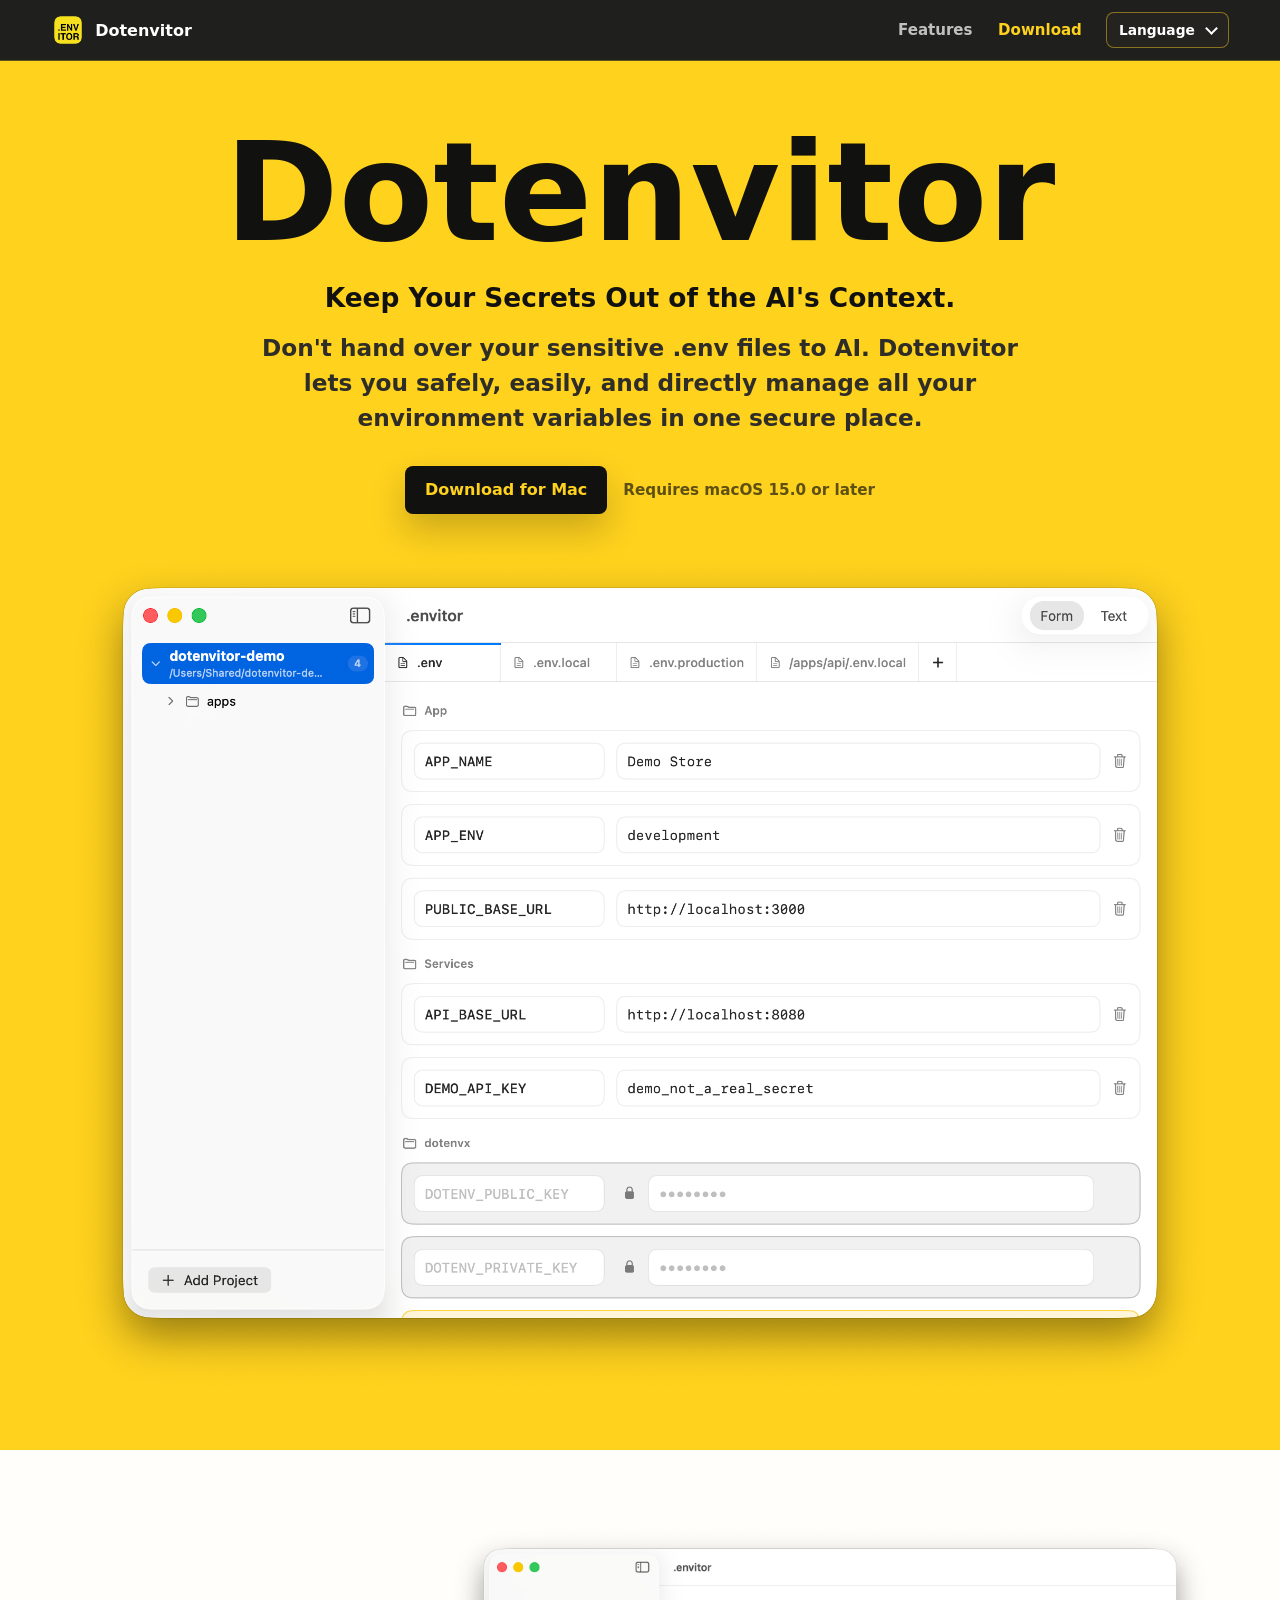
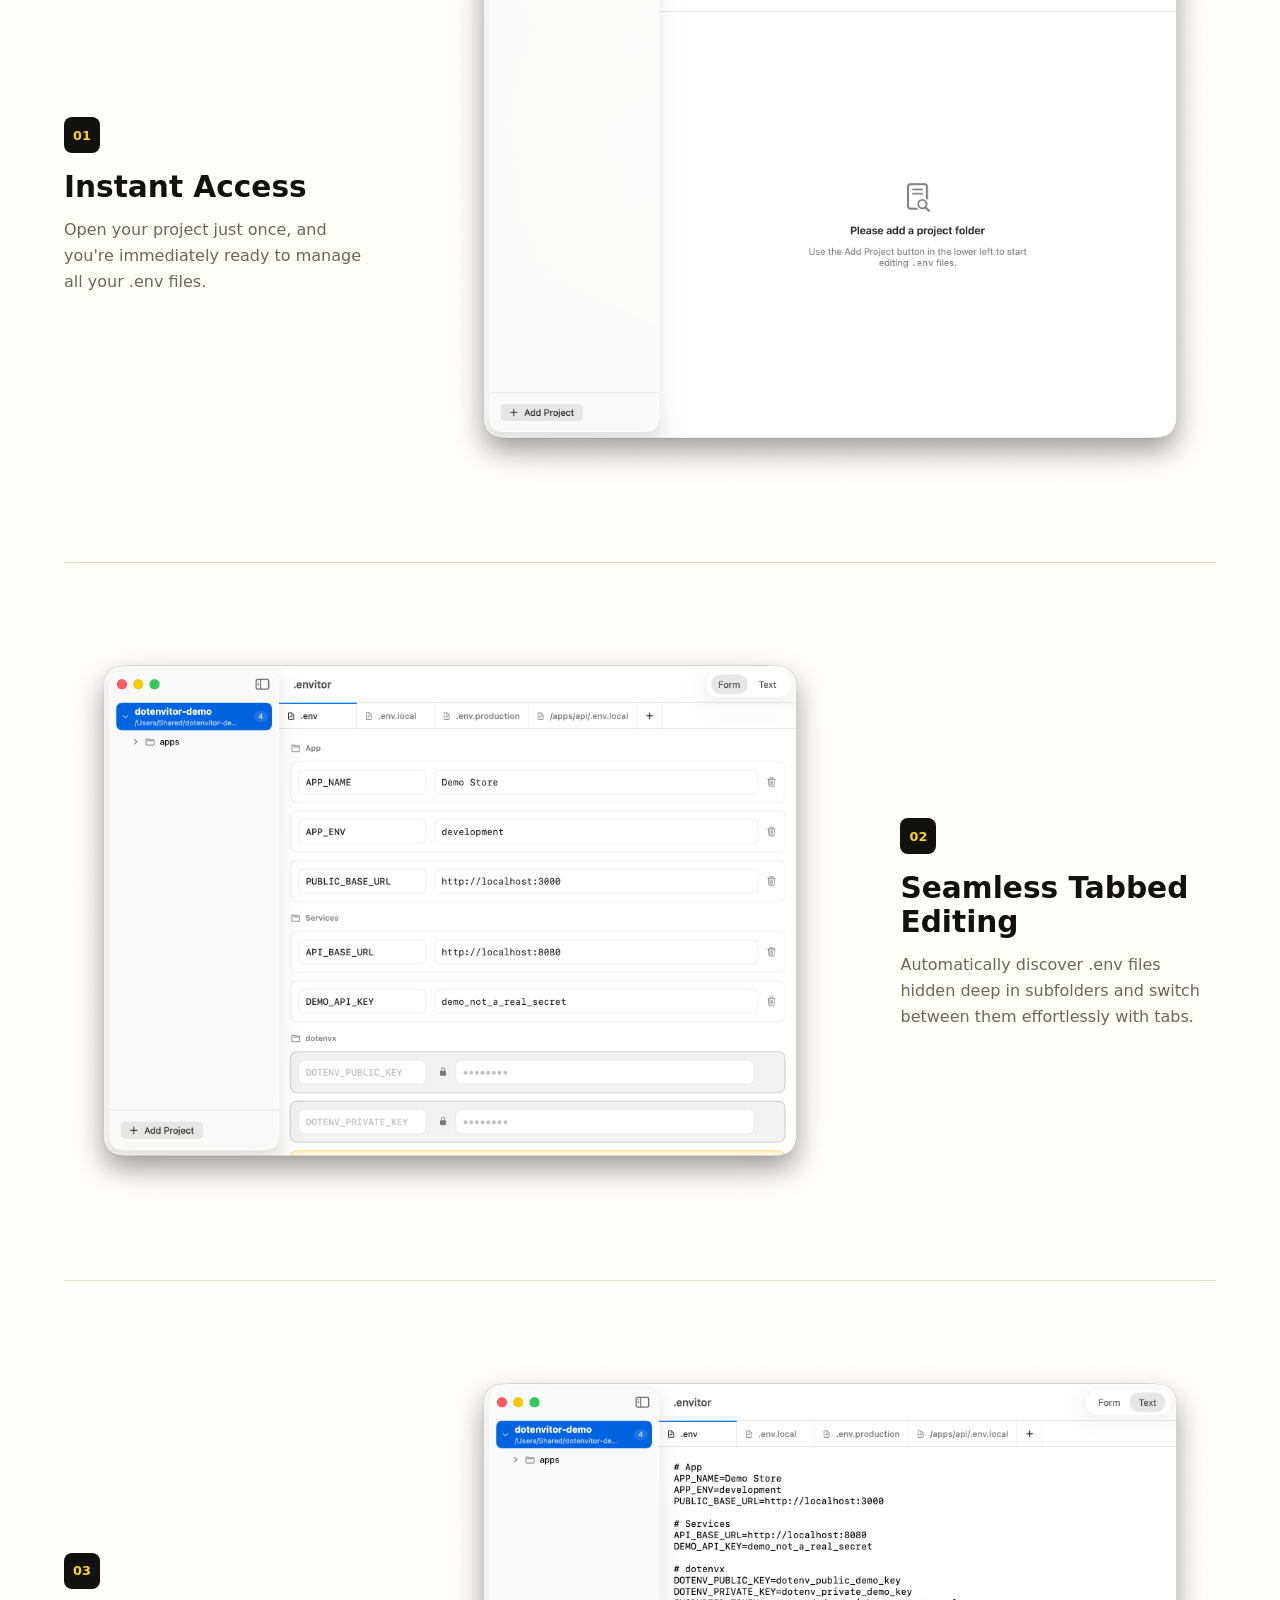
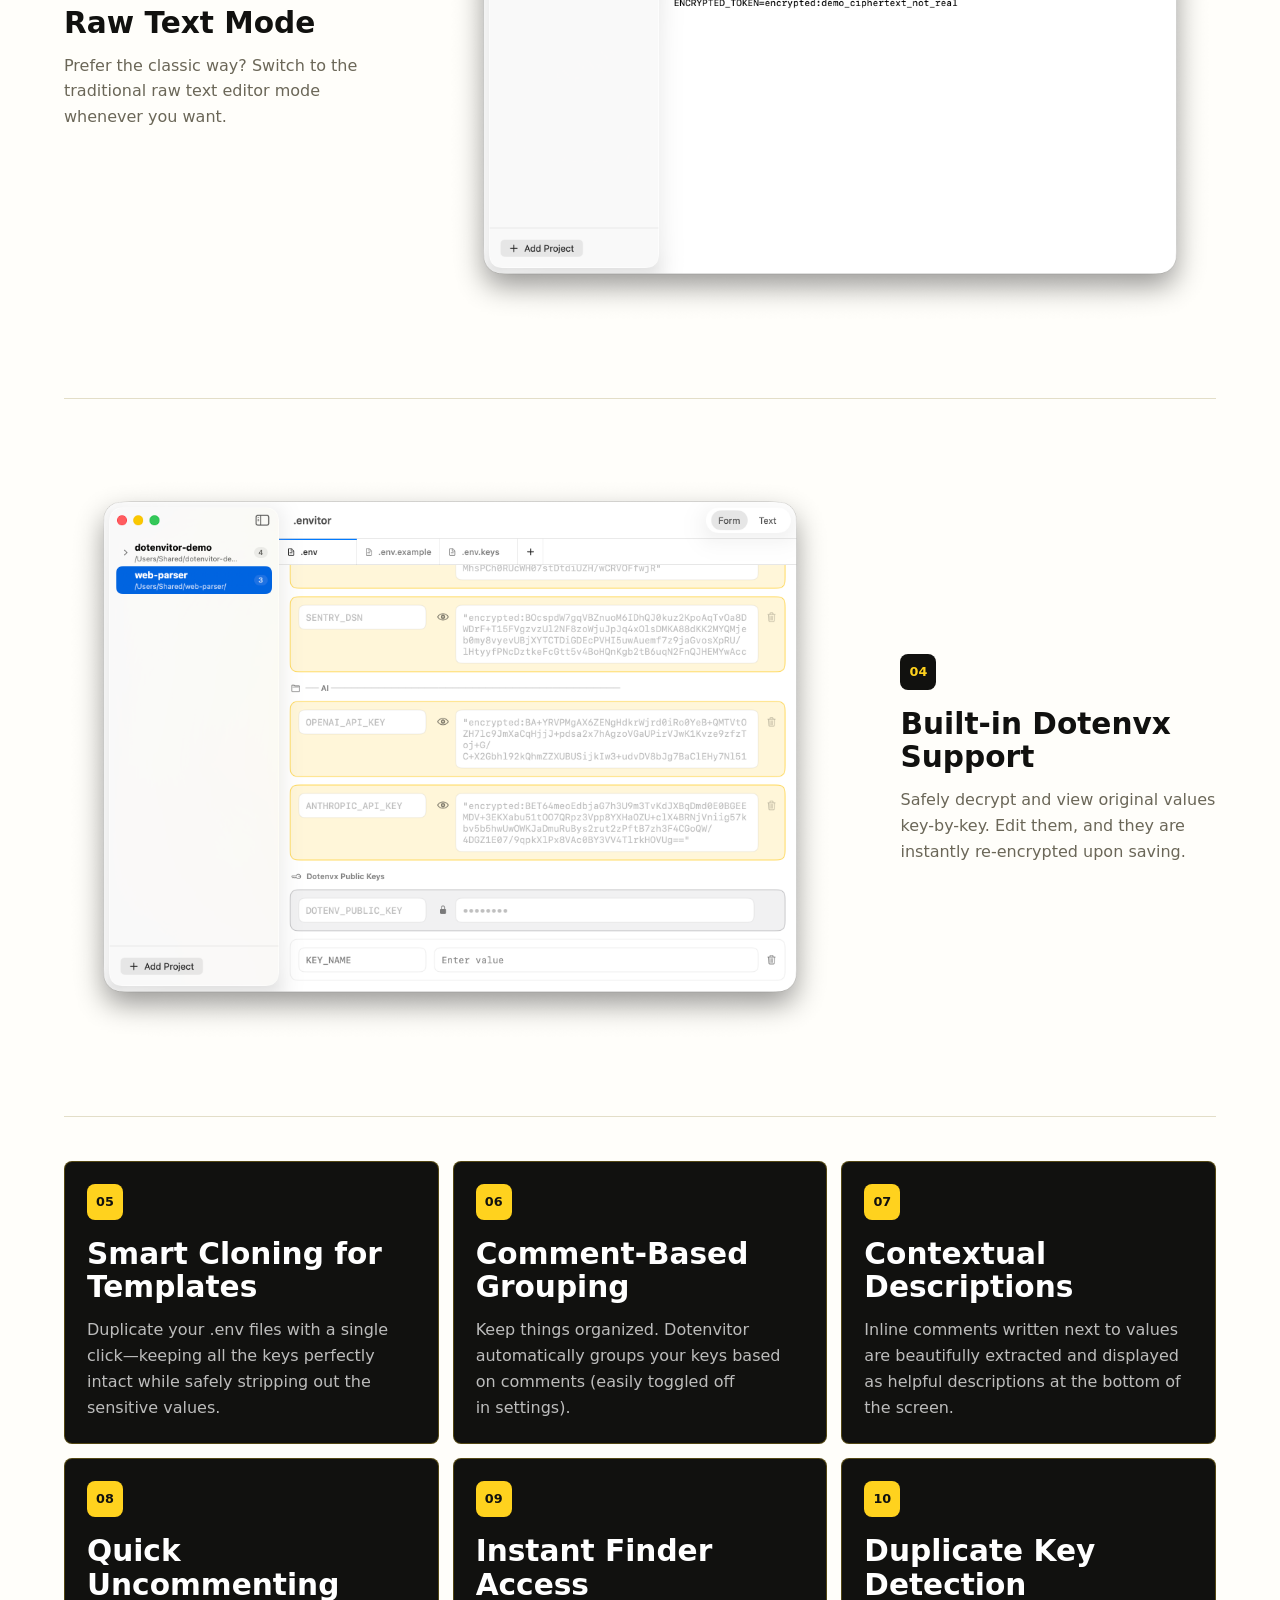
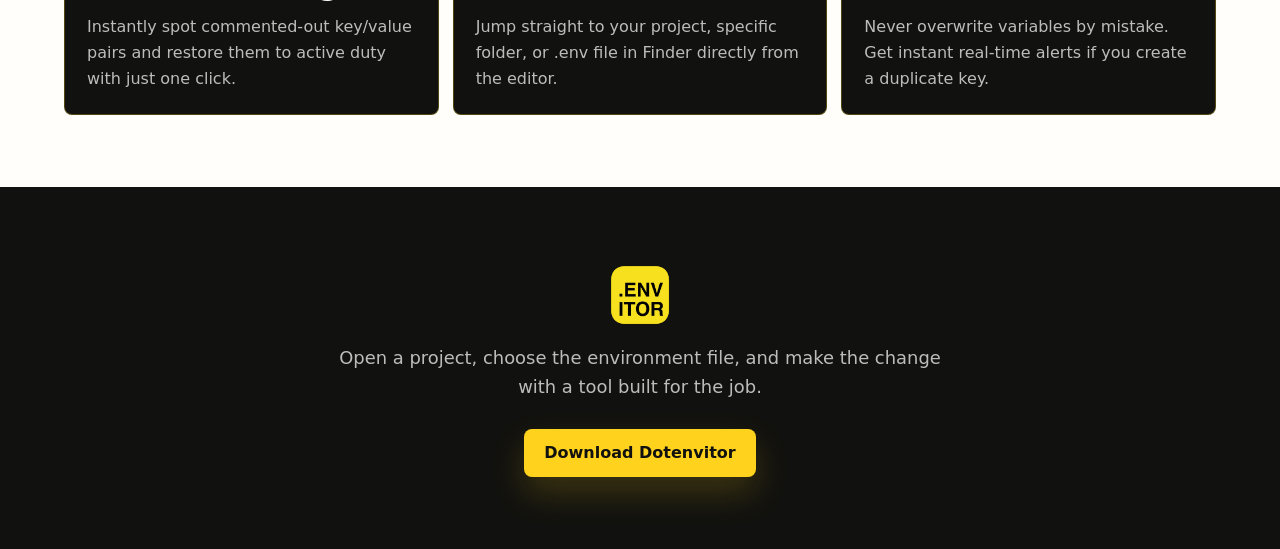
<file: index.html>
<!doctype html>
<html lang="en">
  <head>
    <meta charset="utf-8">
    <meta name="viewport" content="width=device-width, initial-scale=1">
    <title>Dotenvitor - Manage .env files safely</title>
    <meta
      name="description"
      content="Dotenvitor helps you manage every .env file safely without exposing secrets to AI."
    >
    <meta name="theme-color" content="#ffd21e">
    <meta property="og:title" content="Dotenvitor">
    <meta
      property="og:description"
      content="Dotenvitor helps you manage every .env file safely without exposing secrets to AI."
    >
    <meta property="og:type" content="website">
    <meta property="og:url" content="https://bloooi.github.io/dotenvitor-releases/">
    <meta property="og:image" content="https://bloooi.github.io/dotenvitor-releases/assets/img/dotenvitor-og.png">
    <meta property="og:image:width" content="1200">
    <meta property="og:image:height" content="630">
    <meta property="og:image:alt" content="Dotenvitor preview card on a black background">
    <meta name="twitter:card" content="summary_large_image">
    <meta name="twitter:title" content="Dotenvitor">
    <meta
      name="twitter:description"
      content="Dotenvitor helps you manage every .env file safely without exposing secrets to AI."
    >
    <meta name="twitter:image" content="https://bloooi.github.io/dotenvitor-releases/assets/img/dotenvitor-og.png">
    <link rel="icon" href="assets/img/dotenvitor-icon.png">
    <link rel="apple-touch-icon" href="assets/img/dotenvitor-icon.png">
    <link rel="stylesheet" href="assets/css/site.css">
  </head>
  <body>
    <header class="site-header" aria-label="Site header">
      <a class="brand" href="#top" aria-label="Dotenvitor home">
        <img src="assets/img/dotenvitor-icon.png" alt="" width="34" height="34">
        <span>Dotenvitor</span>
      </a>
      <nav class="site-nav" aria-label="Primary navigation">
        <a href="#features" data-i18n="navFeatures">Features</a>
        <a class="nav-download" href="https://bloooi.github.io/dotenvitor-releases/Dotenvitor-latest.dmg" target="_blank" rel="noopener" data-i18n="navDownload">Download</a>
      </nav>
      <div class="language-switcher" data-language-menu aria-label="Language">
        <button
          class="language-trigger"
          type="button"
          data-language-trigger
          data-i18n="languageLabel"
          aria-haspopup="true"
          aria-expanded="false"
        >
          Language
        </button>
        <div class="language-options" role="menu" aria-label="Language">
          <button type="button" role="menuitemradio" data-lang="ko" aria-checked="false">한국어</button>
          <button type="button" role="menuitemradio" data-lang="en" aria-checked="false">English</button>
          <button type="button" role="menuitemradio" data-lang="ja" aria-checked="false">日本語</button>
          <button type="button" role="menuitemradio" data-lang="zh" aria-checked="false">中文</button>
        </div>
      </div>
    </header>

    <main id="top">
      <section class="hero" aria-labelledby="hero-title">
        <div class="hero-copy-block">
          <h1 id="hero-title">Dotenvitor</h1>
          <p class="hero-headline" data-i18n="heroHeadline">
            Keep Your Secrets Out of the AI's Context.
          </p>
          <p class="hero-copy" data-i18n="heroCopy">
            Don't hand over your sensitive .env files to AI. Dotenvitor lets you safely, easily, and directly manage all your environment variables in one secure place.
          </p>
          <div class="hero-actions" aria-label="Download actions">
            <a class="button button-primary" href="https://bloooi.github.io/dotenvitor-releases/Dotenvitor-latest.dmg" target="_blank" rel="noopener" data-i18n="downloadForMac">
              Download for Mac
            </a>
            <span class="download-note" data-i18n="downloadNote">Requires macOS 15.0 or later</span>
          </div>
        </div>
        <figure class="hero-shot">
          <img
            src="assets/img/dotenvitor_S01.png"
            alt="Dotenvitor form editor with multiple .env files in one project"
            width="2184"
            height="1608"
            data-i18n-alt="heroImageAlt"
          >
        </figure>
      </section>

      <section class="features-section" id="features" aria-label="Feature overview">
        <article class="feature-story">
          <div class="feature-copy">
            <span class="feature-mark">01</span>
            <h3 data-i18n="featureOneTitle">Instant Access</h3>
            <p data-i18n="featureOneBody">Open your project just once, and you're immediately ready to manage all your .env files.</p>
          </div>
          <img
            src="assets/img/dotenvitor_S02.png"
            alt="dotenvitor empty project screen with Add Project action"
            width="2184"
            height="1608"
            data-i18n-alt="featureOneAlt"
          >
        </article>

        <article class="feature-story feature-story-reverse">
          <div class="feature-copy">
            <span class="feature-mark">02</span>
            <h3 data-i18n="featureTwoTitle">Seamless Tabbed Editing</h3>
            <p data-i18n="featureTwoBody">Automatically discover .env files hidden deep in subfolders and switch between them effortlessly with tabs.</p>
          </div>
          <img
            src="assets/img/dotenvitor_S01.png"
            alt="Dotenvitor form mode showing discovered .env tabs"
            width="2184"
            height="1608"
            data-i18n-alt="featureTwoAlt"
          >
        </article>

        <article class="feature-story">
          <div class="feature-copy">
            <span class="feature-mark">03</span>
            <h3 data-i18n="featureThreeTitle">Raw Text Mode</h3>
            <p data-i18n="featureThreeBody">Prefer the classic way? Switch to the traditional raw text editor mode whenever you want.</p>
          </div>
          <img
            src="assets/img/dotenvitor_S05.png"
            alt="dotenvitor text mode showing .env content"
            width="2184"
            height="1608"
            data-i18n-alt="featureThreeAlt"
          >
        </article>

        <article class="feature-story feature-story-reverse">
          <div class="feature-copy">
            <span class="feature-mark">04</span>
            <h3 data-i18n="featureFourTitle">Built-in Dotenvx Support</h3>
            <p data-i18n="featureFourBody">Safely decrypt and view original values key-by-key. Edit them, and they are instantly re-encrypted upon saving.</p>
          </div>
          <img
            src="assets/img/dotenvitor_S06.png"
            alt="Dotenvitor screen showing dotenvx-related encrypted entries"
            width="2184"
            height="1608"
            data-i18n-alt="featureFourAlt"
          >
        </article>

        <div class="feature-grid" id="more-features" aria-label="More features">
          <article>
            <span class="feature-mark">05</span>
            <h3 data-i18n="featureFiveTitle">Smart Cloning for Templates</h3>
            <p data-i18n="featureFiveBody">Duplicate your .env files with a single click—keeping all the keys perfectly intact while safely stripping out the sensitive values.</p>
          </article>
          <article>
            <span class="feature-mark">06</span>
            <h3 data-i18n="featureSixTitle">Comment-Based Grouping</h3>
            <p data-i18n="featureSixBody">Keep things organized. Dotenvitor automatically groups your keys based on comments (easily toggled off in settings).</p>
          </article>
          <article>
            <span class="feature-mark">07</span>
            <h3 data-i18n="featureSevenTitle">Contextual Descriptions</h3>
            <p data-i18n="featureSevenBody">Inline comments written next to values are beautifully extracted and displayed as helpful descriptions at the bottom of the screen.</p>
          </article>
          <article>
            <span class="feature-mark">08</span>
            <h3 data-i18n="featureEightTitle">Quick Uncommenting</h3>
            <p data-i18n="featureEightBody">Instantly spot commented-out key/value pairs and restore them to active duty with just one click.</p>
          </article>
          <article>
            <span class="feature-mark">09</span>
            <h3 data-i18n="featureNineTitle">Instant Finder Access</h3>
            <p data-i18n="featureNineBody">Jump straight to your project, specific folder, or .env file in Finder directly from the editor.</p>
          </article>
          <article>
            <span class="feature-mark">10</span>
            <h3 data-i18n="featureTenTitle">Duplicate Key Detection</h3>
            <p data-i18n="featureTenBody">Never overwrite variables by mistake. Get instant real-time alerts if you create a duplicate key.</p>
          </article>
        </div>
      </section>

      <section class="final-cta" aria-label="Download">
        <img src="assets/img/dotenvitor-icon.png" alt="" width="72" height="72">
        <p data-i18n="finalBody">Open a project, choose the environment file, and make the change with a tool built for the job.</p>
        <a class="button button-primary" href="https://bloooi.github.io/dotenvitor-releases/Dotenvitor-latest.dmg" target="_blank" rel="noopener" data-i18n="finalDownload">
          Download Dotenvitor
        </a>
      </section>
    </main>

    <script>
      const COPY = {
        en: {
          navFeatures: "Features",
          navDownload: "Download",
          heroHeadline: "Keep Your Secrets Out of the AI's Context.",
          heroCopy: "Don't hand over your sensitive .env files to AI. Dotenvitor lets you safely, easily, and directly manage all your environment variables in one secure place.",
          downloadForMac: "Download for Mac",
          downloadNote: "Requires macOS 15.0 or later",
          heroImageAlt: "Dotenvitor form editor with multiple .env files in one project",
          featureOneTitle: "Instant Access",
          featureOneBody: "Open your project just once, and you're immediately ready to manage all your .env files.",
          featureOneAlt: "Dotenvitor empty project screen with Add Project action",
          featureTwoTitle: "Seamless Tabbed Editing",
          featureTwoBody: "Automatically discover .env files hidden deep in subfolders and switch between them effortlessly with tabs.",
          featureTwoAlt: "Dotenvitor form mode showing discovered .env tabs",
          featureThreeTitle: "Raw Text Mode",
          featureThreeBody: "Prefer the classic way? Switch to the traditional raw text editor mode whenever you want.",
          featureThreeAlt: "Dotenvitor text mode showing .env content",
          featureFourTitle: "Built-in Dotenvx Support",
          featureFourBody: "Safely decrypt and view original values key-by-key. Edit them, and they are instantly re-encrypted upon saving.",
          featureFourAlt: "Dotenvitor screen showing dotenvx-related encrypted entries",
          featureFiveTitle: "Smart Cloning for Templates",
          featureFiveBody: "Duplicate your .env files with a single click—keeping all the keys perfectly intact while safely stripping out the sensitive values.",
          featureSixTitle: "Comment-Based Grouping",
          featureSixBody: "Keep things organized. Dotenvitor automatically groups your keys based on comments (easily toggled off in settings).",
          featureSevenTitle: "Contextual Descriptions",
          featureSevenBody: "Inline comments written next to values are beautifully extracted and displayed as helpful descriptions at the bottom of the screen.",
          featureEightTitle: "Quick Uncommenting",
          featureEightBody: "Instantly spot commented-out key/value pairs and restore them to active duty with just one click.",
          featureNineTitle: "Instant Finder Access",
          featureNineBody: "Jump straight to your project, specific folder, or .env file in Finder directly from the editor.",
          featureTenTitle: "Duplicate Key Detection",
          featureTenBody: "Never overwrite variables by mistake. Get instant real-time alerts if you create a duplicate key.",
          finalBody: "Open a project, choose the environment file, and make the change with a tool built for the job.",
          languageLabel: "Language",
          finalDownload: "Download Dotenvitor"
        },
        ko: {
          navFeatures: "기능",
          navDownload: "다운로드",
          heroHeadline: "민감한 환경변수, AI에게 넘기지 마세요.",
          heroCopy: "바이브 코딩은 AI에게 맡기더라도, 중요한 .env 파일은 직접 관리해야 합니다. 프로젝트 곳곳에 숨겨진 환경변수를 한곳에서 안전하고 직관적으로 수정하세요.",
          downloadForMac: "Mac용 다운로드",
          downloadNote: "macOS 15.0 이상",
          heroImageAlt: "한 프로젝트의 여러 .env 파일을 보여주는 Dotenvitor 폼 편집 화면",
          featureOneTitle: "단 한 번의 연결",
          featureOneBody: "프로젝트 폴더를 한 번만 열면 모든 .env 파일 수정 준비가 끝납니다.",
          featureOneAlt: "프로젝트 추가 화면이 보이는 Dotenvitor 빈 프로젝트 화면",
          featureTwoTitle: "탭 기반의 빠른 전환",
          featureTwoBody: "하위 폴더 깊숙이 있는 .env 파일까지 자동으로 찾아내어, 편리한 탭 화면으로 넘나들며 수정할 수 있습니다.",
          featureTwoAlt: "찾아낸 .env 탭을 보여주는 Dotenvitor 폼 모드",
          featureThreeTitle: "익숙한 텍스트 에디터 모드",
          featureThreeBody: "기존 방식이 그립다면 언제든 친숙한 원문 텍스트 에디터 모드로 전환해 편집할 수 있습니다.",
          featureThreeAlt: ".env 내용을 보여주는 Dotenvitor 텍스트 모드",
          featureFourTitle: "Dotenvx 완벽 지원",
          featureFourBody: "암호화된 키를 개별적으로 복호화하여 원문을 확인하고, 수정 즉시 다시 안전하게 암호화합니다.",
          featureFourAlt: "dotenvx 암호화 항목을 보여주는 Dotenvitor 화면",
          featureFiveTitle: "스마트 템플릿 복제",
          featureFiveBody: "복제 버튼 하나로 민감한 '값(Value)'은 깔끔하게 비우고 '키(Key)'만 남긴 안전한 .env파일을 생성합니다.",
          featureSixTitle: "주석 기반 자동 그룹화",
          featureSixBody: "작성해둔 주석을 기준으로 키들을 깔끔하게 그룹핑하여 보여줍니다. (설정에서 켜고 끌 수 있습니다.)",
          featureSevenTitle: "친절한 하단 설명 뷰",
          featureSevenBody: "값 옆에 메모해 둔 인라인 주석을 에디터 하단에 설명글처럼 알아보기 쉽게 띄워줍니다.",
          featureEightTitle: "원클릭 주석 해제",
          featureEightBody: "주석 처리되어 비활성화된 키/값들을 한눈에 파악하고, 클릭 한 번으로 손쉽게 주석을 제거해 다시 사용할 수 있습니다.",
          featureNineTitle: "Finder(탐색기) 바로가기",
          featureNineBody: "작업 중인 프로젝트, 폴더, 혹은 특정 .env 파일을 클릭 한 번으로 Finder에서 즉시 열어볼 수 있습니다.",
          featureTenTitle: "중복 키 감지 알림",
          featureTenBody: "실수로 같은 이름의 키를 중복 생성하면 에디터가 즉시 알려주어 설정 오류를 미연에 방지합니다.",
          finalBody: "프로젝트를 열고, 환경 파일을 고른 뒤, 전용 도구 안에서 바로 수정하세요.",
          languageLabel: "언어",
          finalDownload: "Dotenvitor 다운로드"
        },
        ja: {
          navFeatures: "機能",
          navDownload: "ダウンロード",
          heroHeadline: "機密データをAIのコンテキストから守りましょう。",
          heroCopy: "重要な.envファイルまでAIに任せる必要はありません。プロジェクト内のすべての環境変数を、1つの場所で安全かつ直感的に直接管理・編集できます。",
          downloadForMac: "Mac版をダウンロード",
          downloadNote: "macOS 15.0以降",
          heroImageAlt: "1つのプロジェクト内の複数の .env ファイルを表示するDotenvitorのフォーム編集画面",
          featureOneTitle: "インスタントアクセス",
          featureOneBody: "プロジェクトを一度開くだけで、すぐにすべての.envファイルを編集できます。",
          featureOneAlt: "プロジェクト追加画面が表示されたDotenvitorの空プロジェクト画面",
          featureTwoTitle: "シームレスなタブ編集",
          featureTwoBody: "サブフォルダ内の.envファイルも自動検出し、タブを切り替えるだけでスムーズに編集可能です。",
          featureTwoAlt: "検出された .env タブを表示するDotenvitorのフォームモード",
          featureThreeTitle: "テキストエディタモード",
          featureThreeBody: "従来の方法がお好みですか？いつでも標準のテキストエディタモードに切り替えて直接編集できます。",
          featureThreeAlt: ".env の内容を表示するDotenvitorのテキストモード",
          featureFourTitle: "Dotenvxネイティブ対応",
          featureFourBody: "キーごとに復号化して元の値を確認。編集して保存すると、即座に再暗号化されます。",
          featureFourAlt: "dotenvx の暗号化項目を表示するDotenvitor画面",
          featureFiveTitle: "スマートテンプレート複製",
          featureFiveBody: "クリック1つでファイル複製。機密性の高い「値」のみを安全に削除し、「キー」だけを残したテンプレートを簡単に作成できます。",
          featureSixTitle: "コメントベースの自動グループ化",
          featureSixBody: "コメントに基づいてキーを自動的にグループ化し、整理されたビューを提供します（設定でオフにすることも可能）。",
          featureSevenTitle: "スマートな説明表示",
          featureSevenBody: "値の横に書かれたインラインコメントを抽出し、画面下部にわかりやすい説明として表示します。",
          featureEightTitle: "ワンクリックでコメント解除",
          featureEightBody: "コメントアウトされたキーと値のペアを瞬時に視覚化し、クリック1つで有効化して再利用できます。",
          featureNineTitle: "Finderへ瞬時にアクセス",
          featureNineBody: "エディタから直接、プロジェクト、フォルダ、または特定の.envファイルをFinderで素早く開くことができます。",
          featureTenTitle: "重複キー検知",
          featureTenBody: "誤って同じキーを上書きする心配はありません。重複するキーが検出されると、リアルタイムで警告を受け取れます。",
          finalBody: "プロジェクトを開き、環境ファイルを選び、専用ツールの中でそのまま編集できます。",
          languageLabel: "言語",
          finalDownload: "Dotenvitorをダウンロード"
        },
        zh: {
          navFeatures: "功能",
          navDownload: "下载",
          heroHeadline: "别让 AI 偷看你的敏感配置。",
          heroCopy: "代码交给 AI，但环境变量请掌握在自己手中。在一个安全的地方，直观、便捷地集中管理和编辑项目中的所有 .env 文件。",
          downloadForMac: "下载 Mac 版",
          downloadNote: "macOS 15.0 或更高版本",
          heroImageAlt: "Dotenvitor 表单编辑界面，显示一个项目中的多个 .env 文件",
          featureOneTitle: "一次导入，即刻编辑",
          featureOneBody: "只需打开项目一次，即可立即准备好管理所有的 .env 文件。",
          featureOneAlt: "显示添加项目操作的 Dotenvitor 空项目界面",
          featureTwoTitle: "无缝标签页切换",
          featureTwoBody: "自动扫描并发现子文件夹中的 .env 文件，通过标签页轻松切换、高效编辑。",
          featureTwoAlt: "Dotenvitor 表单模式，显示已发现的 .env 标签",
          featureThreeTitle: "纯文本编辑模式",
          featureThreeBody: "习惯了传统方式？您可以随时切换回经典的纯文本编辑器模式进行修改。",
          featureThreeAlt: "Dotenvitor 文本模式，显示 .env 内容",
          featureFourTitle: "原生支持 Dotenvx",
          featureFourBody: "支持按键值单独解密查看原文，修改后保存即可瞬间完成自动加密。",
          featureFourAlt: "Dotenvitor 界面，显示 dotenvx 加密条目",
          featureFiveTitle: "智能克隆模板",
          featureFiveBody: "一键复制 .env 文件——完美保留所有“键（Key）”，同时安全清空所有敏感的“值（Value）”。",
          featureSixTitle: "基于注释的自动分组",
          featureSixBody: "自动根据注释将您的环境变量进行逻辑分组，界面更清爽（可在设置中随时关闭）。",
          featureSevenTitle: "底部提示视图",
          featureSevenBody: "提取写在值旁边的内联注释，并在编辑器底部作为清晰的说明提示展示给您。",
          featureEightTitle: "快速取消注释",
          featureEightBody: "轻松识别被注释掉的键值对，只需一键即可去除注释，恢复使用。",
          featureNineTitle: "快捷直达 Finder",
          featureNineBody: "无需繁琐查找，一键即可在 Finder 中直接定位并打开项目、文件夹或特定的 .env 文件。",
          featureTenTitle: "重复键名检测",
          featureTenBody: "告别配置冲突。当检测到重复的键名时，编辑器会立即向您发出警告。",
          finalBody: "打开项目，选择环境文件，然后用专门的工具完成修改。",
          languageLabel: "语言",
          finalDownload: "下载 Dotenvitor"
        }
      };

      const languageMenu = document.querySelector("[data-language-menu]");
      const languageTrigger = document.querySelector("[data-language-trigger]");
      const languageOptions = document.querySelectorAll("[data-lang]");
      const translatableNodes = document.querySelectorAll("[data-i18n]");
      const translatableAlts = document.querySelectorAll("[data-i18n-alt]");

      function preferredLanguage() {
        const saved = localStorage.getItem("dotenvitor-lang");
        if (COPY[saved]) return saved;
        const browserLanguage = navigator.language.toLowerCase();
        if (browserLanguage.startsWith("ko")) return "ko";
        if (browserLanguage.startsWith("ja")) return "ja";
        if (browserLanguage.startsWith("zh")) return "zh";
        return "en";
      }

      function applyLanguage(lang) {
        const pack = COPY[lang] || COPY.en;
        document.documentElement.lang = lang === "zh" ? "zh-Hans" : lang;
        translatableNodes.forEach((node) => {
          node.textContent = pack[node.dataset.i18n];
        });
        translatableAlts.forEach((node) => {
          node.alt = pack[node.dataset.i18nAlt];
        });
        languageOptions.forEach((option) => {
          option.setAttribute("aria-checked", String(option.dataset.lang === lang));
        });
        localStorage.setItem("dotenvitor-lang", lang);
      }

      function setLanguageMenuOpen(open) {
        languageMenu.dataset.open = String(open);
        languageTrigger.setAttribute("aria-expanded", String(open));
      }

      languageTrigger.addEventListener("click", () => {
        setLanguageMenuOpen(languageMenu.dataset.open !== "true");
      });

      languageOptions.forEach((option) => {
        option.addEventListener("click", () => {
          applyLanguage(option.dataset.lang);
          setLanguageMenuOpen(false);
        });
      });

      document.addEventListener("click", (event) => {
        if (languageMenu.contains(event.target) === false) {
          setLanguageMenuOpen(false);
        }
      });

      document.addEventListener("keydown", (event) => {
        if (event.key === "Escape") {
          setLanguageMenuOpen(false);
        }
      });

      applyLanguage(preferredLanguage());
    </script>
  </body>
</html>
</file>
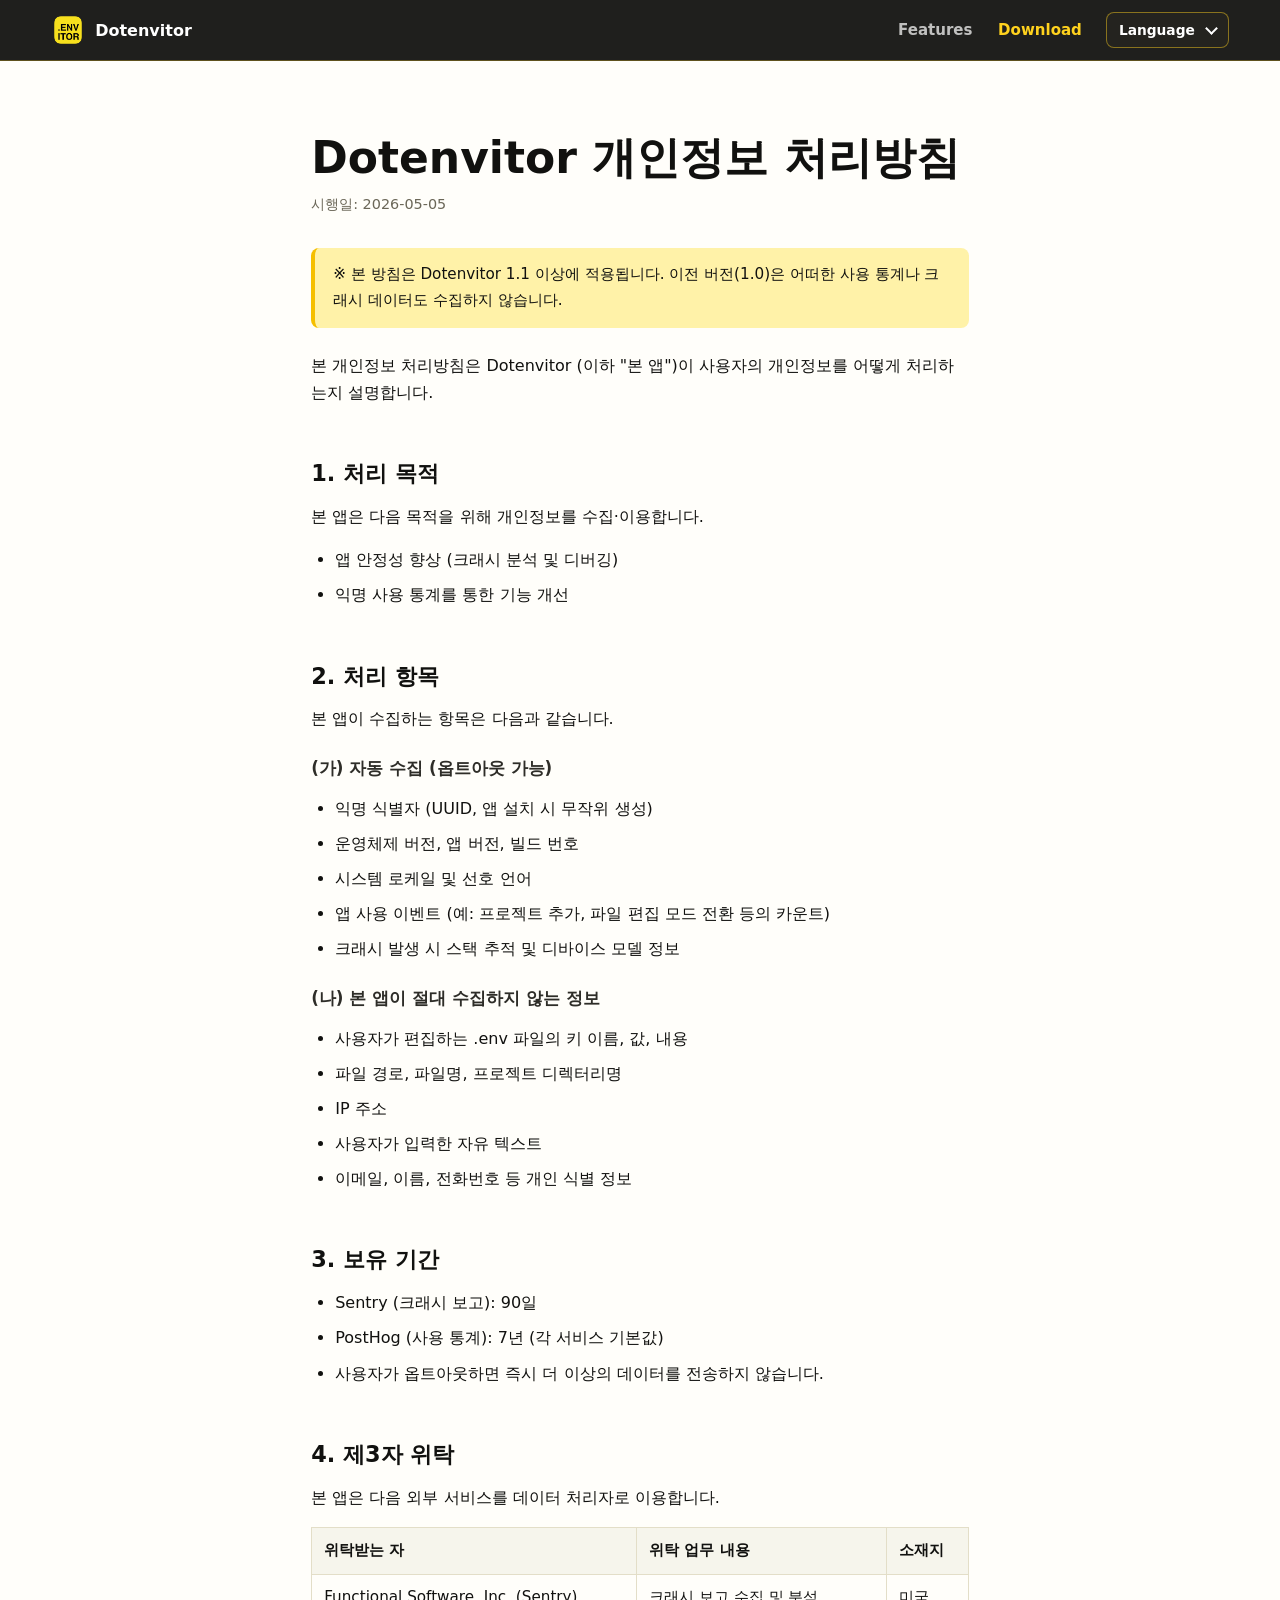
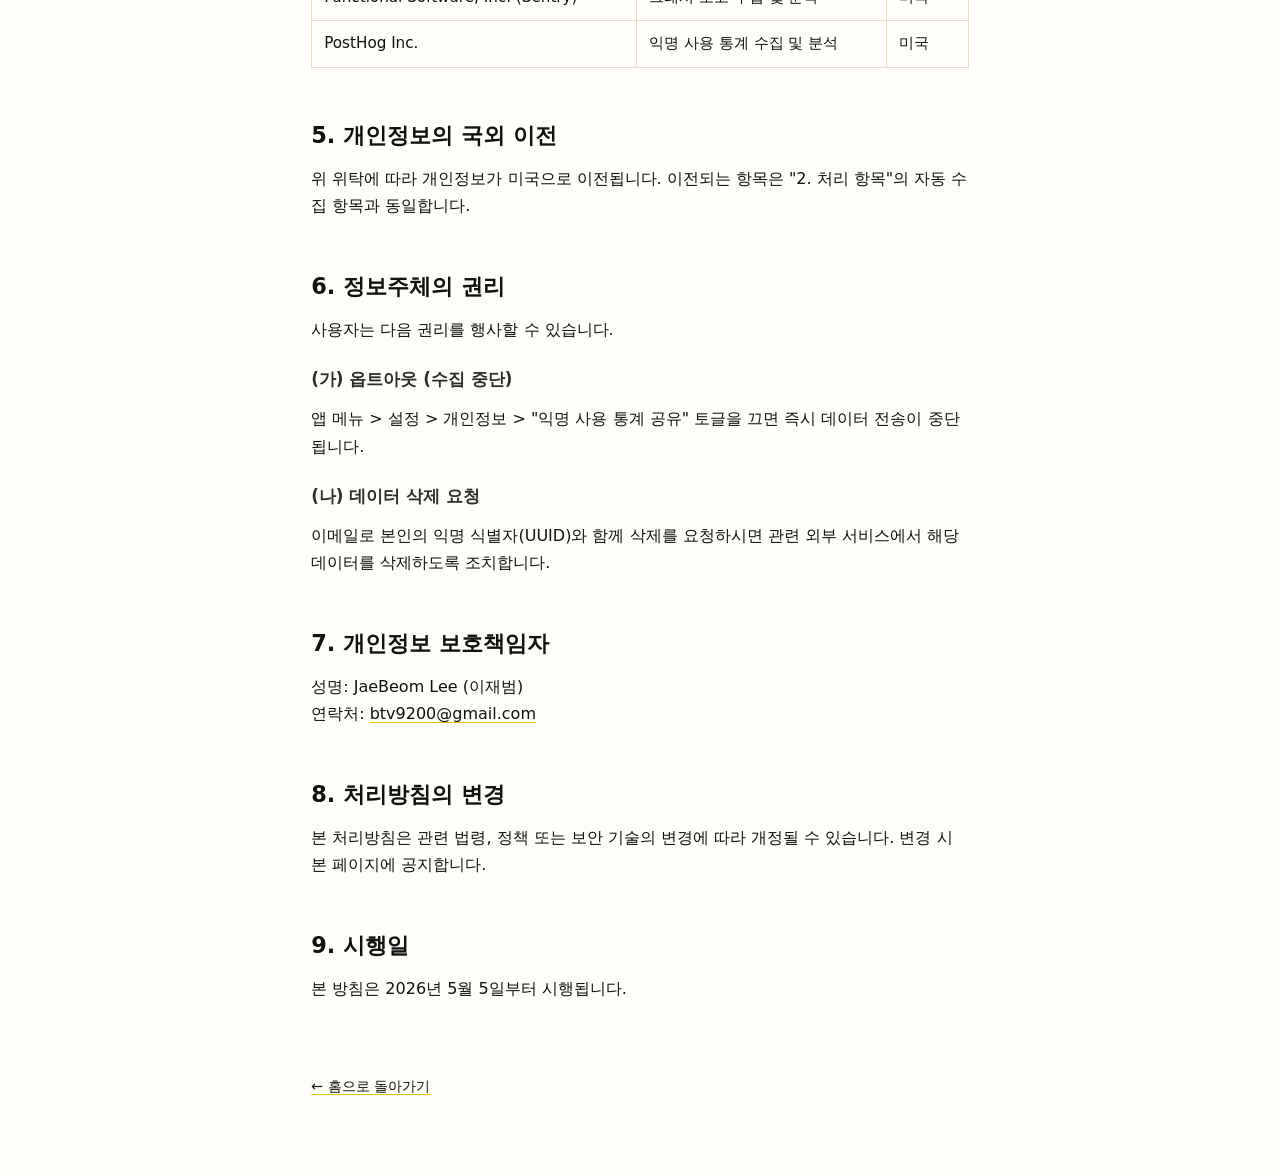
<file: privacy.html>
<!doctype html>
<html lang="ko">
  <head>
    <meta charset="utf-8">
    <meta name="viewport" content="width=device-width, initial-scale=1">
    <title>Dotenvitor - 개인정보 처리방침</title>
    <meta name="description" content="Dotenvitor 개인정보 처리방침">
    <meta name="theme-color" content="#ffd21e">
    <meta property="og:title" content="Dotenvitor - 개인정보 처리방침">
    <meta property="og:description" content="Dotenvitor 개인정보 처리방침">
    <meta property="og:type" content="website">
    <link rel="icon" href="assets/img/dotenvitor-icon.png">
    <link rel="apple-touch-icon" href="assets/img/dotenvitor-icon.png">
    <link rel="stylesheet" href="assets/css/site.css">
    <style>
      .legal-page {
        max-width: 760px;
        margin: 0 auto;
        padding: clamp(40px, 6vw, 80px) clamp(20px, 4vw, 56px);
        line-height: 1.7;
        color: var(--ink);
      }
      .legal-page h1 { font-size: clamp(2rem, 4vw, 2.75rem); margin: 0 0 8px; }
      .legal-page h2 { font-size: 1.4rem; margin: 2.5em 0 0.8em; }
      .legal-page h3 { font-size: 1.05rem; margin: 1.6em 0 0.5em; color: var(--ink-soft); }
      .legal-page .legal-meta { color: var(--muted); font-size: 0.9rem; margin-bottom: 32px; }
      .legal-page .legal-callout {
        background: var(--accent-soft);
        padding: 14px 18px;
        border-radius: 8px;
        border-left: 4px solid var(--accent-strong);
        margin: 24px 0;
        font-size: 0.95rem;
      }
      .legal-page table { width: 100%; border-collapse: collapse; margin: 16px 0; font-size: 0.95rem; }
      .legal-page th, .legal-page td { border: 1px solid var(--line); padding: 10px 12px; text-align: left; }
      .legal-page th { background: var(--paper-soft); font-weight: 600; }
      .legal-page ul, .legal-page ol { padding-left: 1.5em; }
      .legal-page li { margin-bottom: 0.5em; }
      .legal-page a {
        color: var(--ink);
        text-decoration: underline;
        text-decoration-color: var(--accent-strong);
        text-underline-offset: 3px;
      }
      .legal-back { display: inline-block; margin-top: 56px; font-size: 0.9rem; }
    </style>
  </head>
  <body>
    <header class="site-header" aria-label="Site header">
      <a class="brand" href="index.html" aria-label="Dotenvitor home">
        <img src="assets/img/dotenvitor-icon.png" alt="" width="34" height="34">
        <span>Dotenvitor</span>
      </a>
      <nav class="site-nav" aria-label="Primary navigation">
        <a href="index.html#features" data-i18n="navFeatures">Features</a>
        <a class="nav-download" href="https://bloooi.github.io/dotenvitor-releases/Dotenvitor-latest.dmg" target="_blank" rel="noopener" data-i18n="navDownload">Download</a>
      </nav>
      <div class="language-switcher" data-language-menu aria-label="Language">
        <button
          class="language-trigger"
          type="button"
          data-language-trigger
          data-i18n="languageLabel"
          aria-haspopup="true"
          aria-expanded="false"
        >
          Language
        </button>
        <div class="language-options" role="menu" aria-label="Language">
          <button type="button" role="menuitemradio" data-lang="ko" aria-checked="false">한국어</button>
          <button type="button" role="menuitemradio" data-lang="en" aria-checked="false">English</button>
          <button type="button" role="menuitemradio" data-lang="ja" aria-checked="false">日本語</button>
          <button type="button" role="menuitemradio" data-lang="zh" aria-checked="false">中文</button>
        </div>
      </div>
    </header>

    <main>
      <div class="legal-page">
        <h1 data-i18n="pageTitle">Dotenvitor 개인정보 처리방침</h1>
        <p class="legal-meta" data-i18n="effectiveDate">시행일: 2026-05-05</p>

        <div class="legal-callout" data-i18n="versionNote">
          ※ 본 방침은 Dotenvitor 1.1 이상에 적용됩니다. 이전 버전(1.0)은 어떠한 사용 통계나 크래시 데이터도 수집하지 않습니다.
        </div>

        <p data-i18n="intro">
          본 개인정보 처리방침은 Dotenvitor (이하 "본 앱")이 사용자의 개인정보를 어떻게 처리하는지 설명합니다.
        </p>

        <h2 data-i18n="s1Title">1. 처리 목적</h2>
        <p data-i18n="s1Body">본 앱은 다음 목적을 위해 개인정보를 수집·이용합니다.</p>
        <ul>
          <li data-i18n="s1Item1">앱 안정성 향상 (크래시 분석 및 디버깅)</li>
          <li data-i18n="s1Item2">익명 사용 통계를 통한 기능 개선</li>
        </ul>

        <h2 data-i18n="s2Title">2. 처리 항목</h2>
        <p data-i18n="s2Body">본 앱이 수집하는 항목은 다음과 같습니다.</p>

        <h3 data-i18n="s2aTitle">(가) 자동 수집 (옵트아웃 가능)</h3>
        <ul>
          <li data-i18n="s2aItem1">익명 식별자 (UUID, 앱 설치 시 무작위 생성)</li>
          <li data-i18n="s2aItem2">운영체제 버전, 앱 버전, 빌드 번호</li>
          <li data-i18n="s2aItem3">시스템 로케일 및 선호 언어</li>
          <li data-i18n="s2aItem4">앱 사용 이벤트 (예: 프로젝트 추가, 파일 편집 모드 전환 등의 카운트)</li>
          <li data-i18n="s2aItem5">크래시 발생 시 스택 추적 및 디바이스 모델 정보</li>
        </ul>

        <h3 data-i18n="s2bTitle">(나) 본 앱이 절대 수집하지 않는 정보</h3>
        <ul>
          <li data-i18n="s2bItem1">사용자가 편집하는 .env 파일의 키 이름, 값, 내용</li>
          <li data-i18n="s2bItem2">파일 경로, 파일명, 프로젝트 디렉터리명</li>
          <li data-i18n="s2bItem3">IP 주소</li>
          <li data-i18n="s2bItem4">사용자가 입력한 자유 텍스트</li>
          <li data-i18n="s2bItem5">이메일, 이름, 전화번호 등 개인 식별 정보</li>
        </ul>

        <h2 data-i18n="s3Title">3. 보유 기간</h2>
        <ul>
          <li data-i18n="s3Item1">Sentry (크래시 보고): 90일</li>
          <li data-i18n="s3Item2">PostHog (사용 통계): 7년 (각 서비스 기본값)</li>
          <li data-i18n="s3Item3">사용자가 옵트아웃하면 즉시 더 이상의 데이터를 전송하지 않습니다.</li>
        </ul>

        <h2 data-i18n="s4Title">4. 제3자 위탁</h2>
        <p data-i18n="s4Body">본 앱은 다음 외부 서비스를 데이터 처리자로 이용합니다.</p>
        <table>
          <thead>
            <tr>
              <th data-i18n="tableCol1">위탁받는 자</th>
              <th data-i18n="tableCol2">위탁 업무 내용</th>
              <th data-i18n="tableCol3">소재지</th>
            </tr>
          </thead>
          <tbody>
            <tr>
              <td>Functional Software, Inc. (Sentry)</td>
              <td data-i18n="sentryWork">크래시 보고 수집 및 분석</td>
              <td data-i18n="usLocation">미국</td>
            </tr>
            <tr>
              <td>PostHog Inc.</td>
              <td data-i18n="posthogWork">익명 사용 통계 수집 및 분석</td>
              <td data-i18n="usLocation2">미국</td>
            </tr>
          </tbody>
        </table>

        <h2 data-i18n="s5Title">5. 개인정보의 국외 이전</h2>
        <p data-i18n="s5Body">위 위탁에 따라 개인정보가 미국으로 이전됩니다. 이전되는 항목은 "2. 처리 항목"의 자동 수집 항목과 동일합니다.</p>

        <h2 data-i18n="s6Title">6. 정보주체의 권리</h2>
        <p data-i18n="s6Body">사용자는 다음 권리를 행사할 수 있습니다.</p>

        <h3 data-i18n="s6aTitle">(가) 옵트아웃 (수집 중단)</h3>
        <p data-i18n="s6aBody">앱 메뉴 > 설정 > 개인정보 > "익명 사용 통계 공유" 토글을 끄면 즉시 데이터 전송이 중단됩니다.</p>

        <h3 data-i18n="s6bTitle">(나) 데이터 삭제 요청</h3>
        <p data-i18n="s6bBody">이메일로 본인의 익명 식별자(UUID)와 함께 삭제를 요청하시면 관련 외부 서비스에서 해당 데이터를 삭제하도록 조치합니다.</p>

        <h2 data-i18n="s7Title">7. 개인정보 보호책임자</h2>
        <p>
          <span data-i18n="s7Name">성명: JaeBeom Lee (이재범)</span><br>
          <span data-i18n="s7Contact">연락처: </span><a href="mailto:btv9200@gmail.com">btv9200@gmail.com</a>
        </p>

        <h2 data-i18n="s8Title">8. 처리방침의 변경</h2>
        <p data-i18n="s8Body">본 처리방침은 관련 법령, 정책 또는 보안 기술의 변경에 따라 개정될 수 있습니다. 변경 시 본 페이지에 공지합니다.</p>

        <h2 data-i18n="s9Title">9. 시행일</h2>
        <p data-i18n="s9Body">본 방침은 2026년 5월 5일부터 시행됩니다.</p>

        <a class="legal-back" href="index.html" data-i18n="backToHome">← 홈으로 돌아가기</a>
      </div>
    </main>

    <script>
      const COPY = {
        ko: {
          navFeatures: "기능",
          navDownload: "다운로드",
          languageLabel: "언어",
          pageTitle: "Dotenvitor 개인정보 처리방침",
          effectiveDate: "시행일: 2026-05-05",
          versionNote: "※ 본 방침은 Dotenvitor 1.1 이상에 적용됩니다. 이전 버전(1.0)은 어떠한 사용 통계나 크래시 데이터도 수집하지 않습니다.",
          intro: "본 개인정보 처리방침은 Dotenvitor (이하 \"본 앱\")이 사용자의 개인정보를 어떻게 처리하는지 설명합니다.",
          s1Title: "1. 처리 목적",
          s1Body: "본 앱은 다음 목적을 위해 개인정보를 수집·이용합니다.",
          s1Item1: "앱 안정성 향상 (크래시 분석 및 디버깅)",
          s1Item2: "익명 사용 통계를 통한 기능 개선",
          s2Title: "2. 처리 항목",
          s2Body: "본 앱이 수집하는 항목은 다음과 같습니다.",
          s2aTitle: "(가) 자동 수집 (옵트아웃 가능)",
          s2aItem1: "익명 식별자 (UUID, 앱 설치 시 무작위 생성)",
          s2aItem2: "운영체제 버전, 앱 버전, 빌드 번호",
          s2aItem3: "시스템 로케일 및 선호 언어",
          s2aItem4: "앱 사용 이벤트 (예: 프로젝트 추가, 파일 편집 모드 전환 등의 카운트)",
          s2aItem5: "크래시 발생 시 스택 추적 및 디바이스 모델 정보",
          s2bTitle: "(나) 본 앱이 절대 수집하지 않는 정보",
          s2bItem1: "사용자가 편집하는 .env 파일의 키 이름, 값, 내용",
          s2bItem2: "파일 경로, 파일명, 프로젝트 디렉터리명",
          s2bItem3: "IP 주소",
          s2bItem4: "사용자가 입력한 자유 텍스트",
          s2bItem5: "이메일, 이름, 전화번호 등 개인 식별 정보",
          s3Title: "3. 보유 기간",
          s3Item1: "Sentry (크래시 보고): 90일",
          s3Item2: "PostHog (사용 통계): 7년 (각 서비스 기본값)",
          s3Item3: "사용자가 옵트아웃하면 즉시 더 이상의 데이터를 전송하지 않습니다.",
          s4Title: "4. 제3자 위탁",
          s4Body: "본 앱은 다음 외부 서비스를 데이터 처리자로 이용합니다.",
          tableCol1: "위탁받는 자",
          tableCol2: "위탁 업무 내용",
          tableCol3: "소재지",
          sentryWork: "크래시 보고 수집 및 분석",
          usLocation: "미국",
          posthogWork: "익명 사용 통계 수집 및 분석",
          usLocation2: "미국",
          s5Title: "5. 개인정보의 국외 이전",
          s5Body: "위 위탁에 따라 개인정보가 미국으로 이전됩니다. 이전되는 항목은 \"2. 처리 항목\"의 자동 수집 항목과 동일합니다.",
          s6Title: "6. 정보주체의 권리",
          s6Body: "사용자는 다음 권리를 행사할 수 있습니다.",
          s6aTitle: "(가) 옵트아웃 (수집 중단)",
          s6aBody: "앱 설정 → \"개인정보\" 탭에서 사용 통계 수집을 끌 수 있습니다.",
          s6bTitle: "(나) 데이터 삭제 요청",
          s6bBody: "이메일로 본인의 익명 식별자(UUID)와 함께 삭제를 요청하시면 관련 외부 서비스에서 해당 데이터를 삭제하도록 조치합니다.",
          s7Title: "7. 개인정보 보호책임자",
          s7Name: "성명: JaeBeom Lee (이재범)",
          s7Contact: "연락처: ",
          s8Title: "8. 처리방침의 변경",
          s8Body: "본 처리방침은 관련 법령, 정책 또는 보안 기술의 변경에 따라 개정될 수 있습니다. 변경 시 본 페이지에 공지합니다.",
          s9Title: "9. 시행일",
          s9Body: "본 방침은 2026년 5월 5일부터 시행됩니다.",
          backToHome: "← 홈으로 돌아가기"
        },
        en: {
          navFeatures: "Features",
          navDownload: "Download",
          languageLabel: "Language",
          pageTitle: "Dotenvitor Privacy Policy",
          effectiveDate: "Effective date: 2026-05-05",
          versionNote: "※ This policy applies to Dotenvitor 1.1 and later. Version 1.0 does not collect any usage statistics or crash data.",
          intro: "This Privacy Policy explains how Dotenvitor (the \"App\") handles your personal information.",
          s1Title: "1. Purpose of Processing",
          s1Body: "The App collects and uses personal information for the following purposes.",
          s1Item1: "Improving app stability (crash analysis and debugging)",
          s1Item2: "Improving features through anonymous usage statistics",
          s2Title: "2. Data Collected",
          s2Body: "The App collects the following information.",
          s2aTitle: "(a) Automatically Collected (opt-out available)",
          s2aItem1: "Anonymous identifier (UUID, randomly generated at app install)",
          s2aItem2: "OS version, app version, build number",
          s2aItem3: "System locale and preferred language",
          s2aItem4: "App usage events (e.g. counts of project additions, editor mode switches)",
          s2aItem5: "Stack traces and device model information on crash",
          s2bTitle: "(b) Information the App Never Collects",
          s2bItem1: "Key names, values, or contents of .env files you edit",
          s2bItem2: "File paths, file names, or project directory names",
          s2bItem3: "IP address",
          s2bItem4: "Free-form text entered by the user",
          s2bItem5: "Personally identifiable information such as email, name, or phone number",
          s3Title: "3. Retention Period",
          s3Item1: "Sentry (crash reporting): 90 days",
          s3Item2: "PostHog (usage statistics): 7 years (each service's default)",
          s3Item3: "If you opt out, no further data is transmitted immediately.",
          s4Title: "4. Third-Party Processors",
          s4Body: "The App uses the following external services as data processors.",
          tableCol1: "Processor",
          tableCol2: "Processing Activity",
          tableCol3: "Location",
          sentryWork: "Crash report collection and analysis",
          usLocation: "United States",
          posthogWork: "Anonymous usage statistics collection and analysis",
          usLocation2: "United States",
          s5Title: "5. International Transfer of Personal Data",
          s5Body: "Pursuant to the above arrangements, personal data is transferred to the United States. The transferred items are identical to the automatically collected items described in Section 2.",
          s6Title: "6. Your Rights",
          s6Body: "You may exercise the following rights.",
          s6aTitle: "(a) Opt Out (stop collection)",
          s6aBody: "You can disable usage statistics collection in the Settings → Privacy tab.",
          s6bTitle: "(b) Data Deletion Request",
          s6bBody: "Email us with your anonymous identifier (UUID) to request deletion. We will take steps to delete that data from the relevant external services.",
          s7Title: "7. Privacy Officer",
          s7Name: "Name: JaeBeom Lee",
          s7Contact: "Contact: ",
          s8Title: "8. Policy Updates",
          s8Body: "This policy may be revised due to changes in applicable laws, policies, or security technology. Any changes will be announced on this page.",
          s9Title: "9. Effective Date",
          s9Body: "This policy is effective from May 5, 2026.",
          backToHome: "← Back to Home"
        },
        ja: {
          navFeatures: "機能",
          navDownload: "ダウンロード",
          languageLabel: "言語",
          pageTitle: "Dotenvitor プライバシーポリシー",
          effectiveDate: "施行日: 2026-05-05",
          versionNote: "※ 本ポリシーは Dotenvitor 1.1 以降に適用されます。旧バージョン（1.0）は使用統計やクラッシュデータを一切収集しません。",
          intro: "本プライバシーポリシーは、Dotenvitor（以下「本アプリ」）がユーザーの個人情報をどのように取り扱うかを説明します。",
          s1Title: "1. 処理の目的",
          s1Body: "本アプリは以下の目的で個人情報を収集・利用します。",
          s1Item1: "アプリの安定性向上（クラッシュ解析およびデバッグ）",
          s1Item2: "匿名の使用統計による機能改善",
          s2Title: "2. 処理する情報",
          s2Body: "本アプリが収集する情報は以下のとおりです。",
          s2aTitle: "（ア）自動収集（オプトアウト可能）",
          s2aItem1: "匿名識別子（UUID、アプリインストール時にランダム生成）",
          s2aItem2: "OSバージョン、アプリバージョン、ビルド番号",
          s2aItem3: "システムロケールおよび優先言語",
          s2aItem4: "アプリ使用イベント（例：プロジェクト追加やエディタモード切替の回数）",
          s2aItem5: "クラッシュ時のスタックトレースおよびデバイスモデル情報",
          s2bTitle: "（イ）本アプリが絶対に収集しない情報",
          s2bItem1: "ユーザーが編集する .env ファイルのキー名・値・内容",
          s2bItem2: "ファイルパス、ファイル名、プロジェクトディレクトリ名",
          s2bItem3: "IPアドレス",
          s2bItem4: "ユーザーが入力した自由テキスト",
          s2bItem5: "メール、氏名、電話番号等の個人識別情報",
          s3Title: "3. 保存期間",
          s3Item1: "Sentry（クラッシュレポート）: 90日",
          s3Item2: "PostHog（使用統計）: 7年（各サービスのデフォルト値）",
          s3Item3: "オプトアウトした場合、以降のデータ送信は直ちに停止されます。",
          s4Title: "4. 第三者への委託",
          s4Body: "本アプリはデータ処理者として以下の外部サービスを利用しています。",
          tableCol1: "委託先",
          tableCol2: "委託業務の内容",
          tableCol3: "所在地",
          sentryWork: "クラッシュレポートの収集・分析",
          usLocation: "米国",
          posthogWork: "匿名使用統計の収集・分析",
          usLocation2: "米国",
          s5Title: "5. 個人情報の国外移転",
          s5Body: "上記委託に伴い、個人情報が米国へ移転されます。移転される項目は「2. 処理する情報」の自動収集項目と同一です。",
          s6Title: "6. 情報主体の権利",
          s6Body: "ユーザーは以下の権利を行使できます。",
          s6aTitle: "（ア）オプトアウト（収集の停止）",
          s6aBody: "アプリの設定 → \"プライバシー\" タブで使用統計の収集を無効化できます。",
          s6bTitle: "（イ）データ削除の申請",
          s6bBody: "匿名識別子（UUID）を添えてメールでご申請いただくと、関連する外部サービスからそのデータを削除するよう対応します。",
          s7Title: "7. 個人情報保護責任者",
          s7Name: "氏名: JaeBeom Lee",
          s7Contact: "連絡先: ",
          s8Title: "8. ポリシーの変更",
          s8Body: "本ポリシーは、関連法令・方針・セキュリティ技術の変更に応じて改定されることがあります。変更がある場合は本ページでお知らせします。",
          s9Title: "9. 施行日",
          s9Body: "本ポリシーは2026年5月5日から施行されます。",
          backToHome: "← ホームに戻る"
        },
        zh: {
          navFeatures: "功能",
          navDownload: "下载",
          languageLabel: "语言",
          pageTitle: "Dotenvitor 隐私政策",
          effectiveDate: "生效日期: 2026-05-05",
          versionNote: "※ 本政策适用于 Dotenvitor 1.1 及更高版本。旧版本（1.0）不收集任何使用统计或崩溃数据。",
          intro: "本隐私政策说明 Dotenvitor（以下简称"本应用"）如何处理您的个人信息。",
          s1Title: "1. 处理目的",
          s1Body: "本应用出于以下目的收集和使用个人信息。",
          s1Item1: "提升应用稳定性（崩溃分析与调试）",
          s1Item2: "通过匿名使用统计改进功能",
          s2Title: "2. 处理的信息",
          s2Body: "本应用收集以下信息。",
          s2aTitle: "（甲）自动收集（可选择退出）",
          s2aItem1: "匿名标识符（UUID，应用安装时随机生成）",
          s2aItem2: "操作系统版本、应用版本、构建号",
          s2aItem3: "系统区域设置及首选语言",
          s2aItem4: "应用使用事件（例如：添加项目、切换编辑器模式的次数）",
          s2aItem5: "崩溃时的堆栈跟踪及设备型号信息",
          s2bTitle: "（乙）本应用绝不收集的信息",
          s2bItem1: "您编辑的 .env 文件的键名、值或内容",
          s2bItem2: "文件路径、文件名或项目目录名",
          s2bItem3: "IP 地址",
          s2bItem4: "用户输入的自由文本",
          s2bItem5: "邮箱、姓名、电话号码等个人身份信息",
          s3Title: "3. 保存期限",
          s3Item1: "Sentry（崩溃报告）：90天",
          s3Item2: "PostHog（使用统计）：7年（各服务默认值）",
          s3Item3: "选择退出后，将立即停止传输数据。",
          s4Title: "4. 第三方数据处理者",
          s4Body: "本应用委托以下外部服务作为数据处理者。",
          tableCol1: "处理者",
          tableCol2: "处理内容",
          tableCol3: "所在地",
          sentryWork: "崩溃报告的收集与分析",
          usLocation: "美国",
          posthogWork: "匿名使用统计的收集与分析",
          usLocation2: "美国",
          s5Title: "5. 个人信息的境外传输",
          s5Body: "依据上述委托，个人信息将被传输至美国。传输的项目与第2条中自动收集的项目相同。",
          s6Title: "6. 您的权利",
          s6Body: "您可以行使以下权利。",
          s6aTitle: "（甲）选择退出（停止收集）",
          s6aBody: "可在应用设置 → \"隐私\" 选项卡中关闭使用统计收集。",
          s6bTitle: "（乙）数据删除申请",
          s6bBody: "请通过电子邮件附上您的匿名标识符（UUID）提交删除申请，我们将采取措施从相关外部服务中删除该数据。",
          s7Title: "7. 隐私保护负责人",
          s7Name: "姓名: JaeBeom Lee",
          s7Contact: "联系方式: ",
          s8Title: "8. 政策变更",
          s8Body: "本政策可能因相关法律、政策或安全技术的变化而修订。如有变更，将在本页面公告。",
          s9Title: "9. 生效日期",
          s9Body: "本政策自2026年5月5日起生效。",
          backToHome: "← 返回主页"
        }
      };

      const languageMenu = document.querySelector("[data-language-menu]");
      const languageTrigger = document.querySelector("[data-language-trigger]");
      const languageOptions = document.querySelectorAll("[data-lang]");
      const translatableNodes = document.querySelectorAll("[data-i18n]");

      function preferredLanguage() {
        const saved = localStorage.getItem("dotenvitor-lang");
        if (COPY[saved]) return saved;
        const browserLanguage = navigator.language.toLowerCase();
        if (browserLanguage.startsWith("ko")) return "ko";
        if (browserLanguage.startsWith("ja")) return "ja";
        if (browserLanguage.startsWith("zh")) return "zh";
        return "en";
      }

      function applyLanguage(lang) {
        const pack = COPY[lang] || COPY.en;
        document.documentElement.lang = lang === "zh" ? "zh-Hans" : lang;
        translatableNodes.forEach((node) => {
          node.textContent = pack[node.dataset.i18n];
        });
        languageOptions.forEach((option) => {
          option.setAttribute("aria-checked", String(option.dataset.lang === lang));
        });
        localStorage.setItem("dotenvitor-lang", lang);
      }

      function setLanguageMenuOpen(open) {
        languageMenu.dataset.open = String(open);
        languageTrigger.setAttribute("aria-expanded", String(open));
      }

      languageTrigger.addEventListener("click", () => {
        setLanguageMenuOpen(languageMenu.dataset.open !== "true");
      });

      languageOptions.forEach((option) => {
        option.addEventListener("click", () => {
          applyLanguage(option.dataset.lang);
          setLanguageMenuOpen(false);
        });
      });

      document.addEventListener("click", (event) => {
        if (languageMenu.contains(event.target) === false) {
          setLanguageMenuOpen(false);
        }
      });

      document.addEventListener("keydown", (event) => {
        if (event.key === "Escape") {
          setLanguageMenuOpen(false);
        }
      });

      applyLanguage(preferredLanguage());
    </script>
  </body>
</html>
</file>
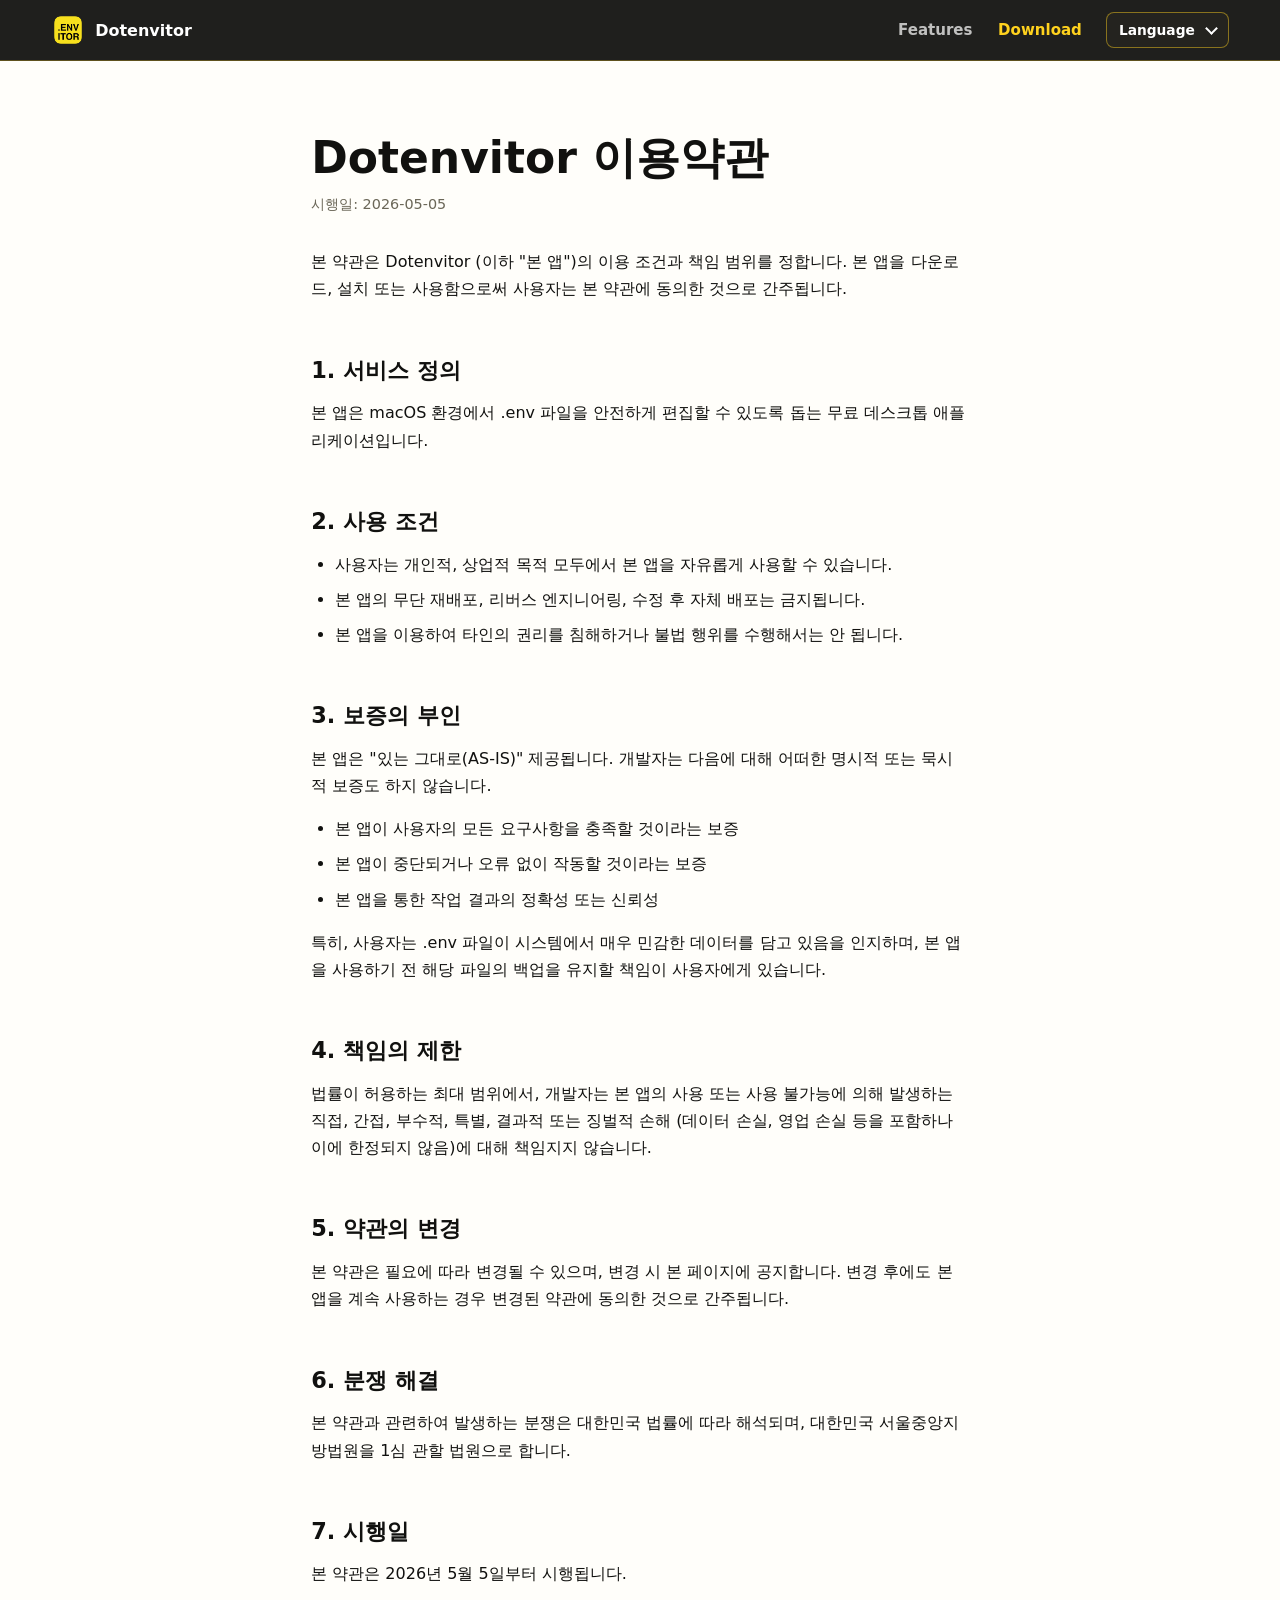
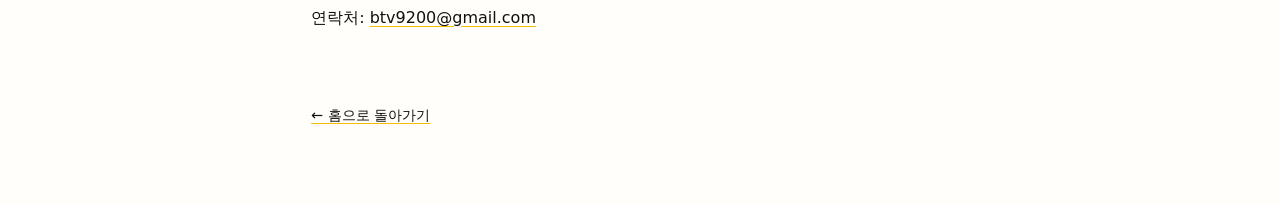
<file: terms.html>
<!doctype html>
<html lang="ko">
  <head>
    <meta charset="utf-8">
    <meta name="viewport" content="width=device-width, initial-scale=1">
    <title>Dotenvitor - 이용약관</title>
    <meta name="description" content="Dotenvitor 이용약관">
    <meta name="theme-color" content="#ffd21e">
    <meta property="og:title" content="Dotenvitor - 이용약관">
    <meta property="og:description" content="Dotenvitor 이용약관">
    <meta property="og:type" content="website">
    <link rel="icon" href="assets/img/dotenvitor-icon.png">
    <link rel="apple-touch-icon" href="assets/img/dotenvitor-icon.png">
    <link rel="stylesheet" href="assets/css/site.css">
    <style>
      .legal-page {
        max-width: 760px;
        margin: 0 auto;
        padding: clamp(40px, 6vw, 80px) clamp(20px, 4vw, 56px);
        line-height: 1.7;
        color: var(--ink);
      }
      .legal-page h1 { font-size: clamp(2rem, 4vw, 2.75rem); margin: 0 0 8px; }
      .legal-page h2 { font-size: 1.4rem; margin: 2.5em 0 0.8em; }
      .legal-page h3 { font-size: 1.05rem; margin: 1.6em 0 0.5em; color: var(--ink-soft); }
      .legal-page .legal-meta { color: var(--muted); font-size: 0.9rem; margin-bottom: 32px; }
      .legal-page .legal-callout {
        background: var(--accent-soft);
        padding: 14px 18px;
        border-radius: 8px;
        border-left: 4px solid var(--accent-strong);
        margin: 24px 0;
        font-size: 0.95rem;
      }
      .legal-page table { width: 100%; border-collapse: collapse; margin: 16px 0; font-size: 0.95rem; }
      .legal-page th, .legal-page td { border: 1px solid var(--line); padding: 10px 12px; text-align: left; }
      .legal-page th { background: var(--paper-soft); font-weight: 600; }
      .legal-page ul, .legal-page ol { padding-left: 1.5em; }
      .legal-page li { margin-bottom: 0.5em; }
      .legal-page a {
        color: var(--ink);
        text-decoration: underline;
        text-decoration-color: var(--accent-strong);
        text-underline-offset: 3px;
      }
      .legal-back { display: inline-block; margin-top: 56px; font-size: 0.9rem; }
    </style>
  </head>
  <body>
    <header class="site-header" aria-label="Site header">
      <a class="brand" href="index.html" aria-label="Dotenvitor home">
        <img src="assets/img/dotenvitor-icon.png" alt="" width="34" height="34">
        <span>Dotenvitor</span>
      </a>
      <nav class="site-nav" aria-label="Primary navigation">
        <a href="index.html#features" data-i18n="navFeatures">Features</a>
        <a class="nav-download" href="https://bloooi.github.io/dotenvitor-releases/Dotenvitor-latest.dmg" target="_blank" rel="noopener" data-i18n="navDownload">Download</a>
      </nav>
      <div class="language-switcher" data-language-menu aria-label="Language">
        <button
          class="language-trigger"
          type="button"
          data-language-trigger
          data-i18n="languageLabel"
          aria-haspopup="true"
          aria-expanded="false"
        >
          Language
        </button>
        <div class="language-options" role="menu" aria-label="Language">
          <button type="button" role="menuitemradio" data-lang="ko" aria-checked="false">한국어</button>
          <button type="button" role="menuitemradio" data-lang="en" aria-checked="false">English</button>
          <button type="button" role="menuitemradio" data-lang="ja" aria-checked="false">日本語</button>
          <button type="button" role="menuitemradio" data-lang="zh" aria-checked="false">中文</button>
        </div>
      </div>
    </header>

    <main>
      <div class="legal-page">
        <h1 data-i18n="pageTitle">Dotenvitor 이용약관</h1>
        <p class="legal-meta" data-i18n="effectiveDate">시행일: 2026-05-05</p>

        <p data-i18n="intro">
          본 약관은 Dotenvitor (이하 "본 앱")의 이용 조건과 책임 범위를 정합니다. 본 앱을 다운로드, 설치 또는 사용함으로써 사용자는 본 약관에 동의한 것으로 간주됩니다.
        </p>

        <h2 data-i18n="s1Title">1. 서비스 정의</h2>
        <p data-i18n="s1Body">본 앱은 macOS 환경에서 .env 파일을 안전하게 편집할 수 있도록 돕는 무료 데스크톱 애플리케이션입니다.</p>

        <h2 data-i18n="s2Title">2. 사용 조건</h2>
        <ul>
          <li data-i18n="s2Item1">사용자는 개인적, 상업적 목적 모두에서 본 앱을 자유롭게 사용할 수 있습니다.</li>
          <li data-i18n="s2Item2">본 앱의 무단 재배포, 리버스 엔지니어링, 수정 후 자체 배포는 금지됩니다.</li>
          <li data-i18n="s2Item3">본 앱을 이용하여 타인의 권리를 침해하거나 불법 행위를 수행해서는 안 됩니다.</li>
        </ul>

        <h2 data-i18n="s3Title">3. 보증의 부인</h2>
        <p data-i18n="s3Body">본 앱은 "있는 그대로(AS-IS)" 제공됩니다. 개발자는 다음에 대해 어떠한 명시적 또는 묵시적 보증도 하지 않습니다.</p>
        <ul>
          <li data-i18n="s3Item1">본 앱이 사용자의 모든 요구사항을 충족할 것이라는 보증</li>
          <li data-i18n="s3Item2">본 앱이 중단되거나 오류 없이 작동할 것이라는 보증</li>
          <li data-i18n="s3Item3">본 앱을 통한 작업 결과의 정확성 또는 신뢰성</li>
        </ul>
        <p data-i18n="s3Note">특히, 사용자는 .env 파일이 시스템에서 매우 민감한 데이터를 담고 있음을 인지하며, 본 앱을 사용하기 전 해당 파일의 백업을 유지할 책임이 사용자에게 있습니다.</p>

        <h2 data-i18n="s4Title">4. 책임의 제한</h2>
        <p data-i18n="s4Body">법률이 허용하는 최대 범위에서, 개발자는 본 앱의 사용 또는 사용 불가능에 의해 발생하는 직접, 간접, 부수적, 특별, 결과적 또는 징벌적 손해 (데이터 손실, 영업 손실 등을 포함하나 이에 한정되지 않음)에 대해 책임지지 않습니다.</p>

        <h2 data-i18n="s5Title">5. 약관의 변경</h2>
        <p data-i18n="s5Body">본 약관은 필요에 따라 변경될 수 있으며, 변경 시 본 페이지에 공지합니다. 변경 후에도 본 앱을 계속 사용하는 경우 변경된 약관에 동의한 것으로 간주됩니다.</p>

        <h2 data-i18n="s6Title">6. 분쟁 해결</h2>
        <p data-i18n="s6Body">본 약관과 관련하여 발생하는 분쟁은 대한민국 법률에 따라 해석되며, 대한민국 서울중앙지방법원을 1심 관할 법원으로 합니다.</p>

        <h2 data-i18n="s7Title">7. 시행일</h2>
        <p data-i18n="s7Body">본 약관은 2026년 5월 5일부터 시행됩니다.</p>

        <p>
          <span data-i18n="contactLabel">연락처: </span><a href="mailto:btv9200@gmail.com">btv9200@gmail.com</a>
        </p>

        <a class="legal-back" href="index.html" data-i18n="backToHome">← 홈으로 돌아가기</a>
      </div>
    </main>

    <script>
      const COPY = {
        ko: {
          navFeatures: "기능",
          navDownload: "다운로드",
          languageLabel: "언어",
          pageTitle: "Dotenvitor 이용약관",
          effectiveDate: "시행일: 2026-05-05",
          intro: "본 약관은 Dotenvitor (이하 \"본 앱\")의 이용 조건과 책임 범위를 정합니다. 본 앱을 다운로드, 설치 또는 사용함으로써 사용자는 본 약관에 동의한 것으로 간주됩니다.",
          s1Title: "1. 서비스 정의",
          s1Body: "본 앱은 macOS 환경에서 .env 파일을 안전하게 편집할 수 있도록 돕는 무료 데스크톱 애플리케이션입니다.",
          s2Title: "2. 사용 조건",
          s2Item1: "사용자는 개인적, 상업적 목적 모두에서 본 앱을 자유롭게 사용할 수 있습니다.",
          s2Item2: "본 앱의 무단 재배포, 리버스 엔지니어링, 수정 후 자체 배포는 금지됩니다.",
          s2Item3: "본 앱을 이용하여 타인의 권리를 침해하거나 불법 행위를 수행해서는 안 됩니다.",
          s3Title: "3. 보증의 부인",
          s3Body: "본 앱은 \"있는 그대로(AS-IS)\" 제공됩니다. 개발자는 다음에 대해 어떠한 명시적 또는 묵시적 보증도 하지 않습니다.",
          s3Item1: "본 앱이 사용자의 모든 요구사항을 충족할 것이라는 보증",
          s3Item2: "본 앱이 중단되거나 오류 없이 작동할 것이라는 보증",
          s3Item3: "본 앱을 통한 작업 결과의 정확성 또는 신뢰성",
          s3Note: "특히, 사용자는 .env 파일이 시스템에서 매우 민감한 데이터를 담고 있음을 인지하며, 본 앱을 사용하기 전 해당 파일의 백업을 유지할 책임이 사용자에게 있습니다.",
          s4Title: "4. 책임의 제한",
          s4Body: "법률이 허용하는 최대 범위에서, 개발자는 본 앱의 사용 또는 사용 불가능에 의해 발생하는 직접, 간접, 부수적, 특별, 결과적 또는 징벌적 손해 (데이터 손실, 영업 손실 등을 포함하나 이에 한정되지 않음)에 대해 책임지지 않습니다.",
          s5Title: "5. 약관의 변경",
          s5Body: "본 약관은 필요에 따라 변경될 수 있으며, 변경 시 본 페이지에 공지합니다. 변경 후에도 본 앱을 계속 사용하는 경우 변경된 약관에 동의한 것으로 간주됩니다.",
          s6Title: "6. 분쟁 해결",
          s6Body: "본 약관과 관련하여 발생하는 분쟁은 대한민국 법률에 따라 해석되며, 대한민국 서울중앙지방법원을 1심 관할 법원으로 합니다.",
          s7Title: "7. 시행일",
          s7Body: "본 약관은 2026년 5월 5일부터 시행됩니다.",
          contactLabel: "연락처: ",
          backToHome: "← 홈으로 돌아가기"
        },
        en: {
          navFeatures: "Features",
          navDownload: "Download",
          languageLabel: "Language",
          pageTitle: "Dotenvitor Terms of Service",
          effectiveDate: "Effective date: 2026-05-05",
          intro: "These Terms govern your use of Dotenvitor (the \"App\") and define the scope of liability. By downloading, installing, or using the App, you agree to these Terms.",
          s1Title: "1. Service Description",
          s1Body: "The App is a free desktop application that helps you safely edit .env files on macOS.",
          s2Title: "2. Conditions of Use",
          s2Item1: "You may use the App freely for both personal and commercial purposes.",
          s2Item2: "Unauthorized redistribution, reverse engineering, or distribution of modified versions is prohibited.",
          s2Item3: "You must not use the App to infringe the rights of others or to engage in illegal activities.",
          s3Title: "3. Disclaimer of Warranties",
          s3Body: "The App is provided \"AS IS\". The developer makes no express or implied warranties regarding the following.",
          s3Item1: "That the App will meet all of your requirements",
          s3Item2: "That the App will operate without interruption or errors",
          s3Item3: "The accuracy or reliability of results obtained through the App",
          s3Note: "In particular, you acknowledge that .env files may contain highly sensitive data on your system. It is your responsibility to maintain backups of those files before using the App.",
          s4Title: "4. Limitation of Liability",
          s4Body: "To the maximum extent permitted by law, the developer is not liable for any direct, indirect, incidental, special, consequential, or punitive damages (including but not limited to data loss or business interruption) arising from the use of or inability to use the App.",
          s5Title: "5. Changes to Terms",
          s5Body: "These Terms may be updated as needed. Any changes will be announced on this page. Continued use of the App after a change constitutes your acceptance of the revised Terms.",
          s6Title: "6. Dispute Resolution",
          s6Body: "Any disputes arising from these Terms shall be interpreted under the laws of the Republic of Korea, with the Seoul Central District Court as the court of first instance.",
          s7Title: "7. Effective Date",
          s7Body: "These Terms are effective from May 5, 2026.",
          contactLabel: "Contact: ",
          backToHome: "← Back to Home"
        },
        ja: {
          navFeatures: "機能",
          navDownload: "ダウンロード",
          languageLabel: "言語",
          pageTitle: "Dotenvitor 利用規約",
          effectiveDate: "施行日: 2026-05-05",
          intro: "本規約は Dotenvitor（以下「本アプリ」）の利用条件および責任範囲を定めます。本アプリをダウンロード、インストール、または使用することで、ユーザーは本規約に同意したものとみなされます。",
          s1Title: "1. サービスの定義",
          s1Body: "本アプリは、macOS環境で .env ファイルを安全に編集できる無料のデスクトップアプリケーションです。",
          s2Title: "2. 利用条件",
          s2Item1: "ユーザーは個人・商業目的いずれにおいても本アプリを自由に使用できます。",
          s2Item2: "本アプリの無断再配布、リバースエンジニアリング、改変後の独自配布は禁止されています。",
          s2Item3: "本アプリを利用して他者の権利を侵害したり、違法行為を行ったりしてはなりません。",
          s3Title: "3. 保証の否認",
          s3Body: "本アプリは「現状のまま（AS-IS）」で提供されます。開発者は以下について一切の明示的・黙示的保証を行いません。",
          s3Item1: "本アプリがユーザーのすべての要件を満たすという保証",
          s3Item2: "本アプリが中断なく、エラーなく動作するという保証",
          s3Item3: "本アプリを通じた作業結果の正確性または信頼性",
          s3Note: "特に、.env ファイルにはシステム上の非常に機密性の高いデータが含まれている場合があります。本アプリを使用する前にそれらのファイルのバックアップを維持する責任はユーザーにあります。",
          s4Title: "4. 責任の制限",
          s4Body: "法律が許容する最大限の範囲において、開発者は本アプリの使用または使用不能に起因する直接的、間接的、偶発的、特別、結果的または懲罰的損害（データ損失、営業損失等を含むがこれらに限定されない）について責任を負いません。",
          s5Title: "5. 規約の変更",
          s5Body: "本規約は必要に応じて変更されることがあります。変更がある場合は本ページでお知らせします。変更後も本アプリを使用し続けた場合、変更後の規約に同意したものとみなされます。",
          s6Title: "6. 紛争解決",
          s6Body: "本規約に関して生じる紛争は大韓民国の法律に従って解釈され、大韓民国ソウル中央地方裁判所を第一審の管轄裁判所とします。",
          s7Title: "7. 施行日",
          s7Body: "本規約は2026年5月5日から施行されます。",
          contactLabel: "連絡先: ",
          backToHome: "← ホームに戻る"
        },
        zh: {
          navFeatures: "功能",
          navDownload: "下载",
          languageLabel: "语言",
          pageTitle: "Dotenvitor 服务条款",
          effectiveDate: "生效日期: 2026-05-05",
          intro: "本条款规定了 Dotenvitor（以下简称"本应用"）的使用条件及责任范围。下载、安装或使用本应用即表示您同意本条款。",
          s1Title: "1. 服务定义",
          s1Body: "本应用是一款免费的桌面应用程序，帮助用户在 macOS 环境中安全地编辑 .env 文件。",
          s2Title: "2. 使用条件",
          s2Item1: "您可以将本应用自由用于个人或商业目的。",
          s2Item2: "禁止未经授权的再发行、逆向工程或修改后自行发布。",
          s2Item3: "不得使用本应用侵害他人权利或从事违法行为。",
          s3Title: "3. 免责声明",
          s3Body: "本应用按"现状"（AS-IS）提供。开发者不就以下事项作出任何明示或默示保证。",
          s3Item1: "本应用将满足您的所有需求",
          s3Item2: "本应用将不间断、无错误地运行",
          s3Item3: "通过本应用获得的工作结果的准确性或可靠性",
          s3Note: "请注意，.env 文件可能包含系统中极为敏感的数据。在使用本应用前，维护这些文件备份的责任由用户自行承担。",
          s4Title: "4. 责任限制",
          s4Body: "在法律允许的最大范围内，开发者不对因使用或无法使用本应用而产生的任何直接、间接、偶然、特殊、后果性或惩罚性损害（包括但不限于数据丢失、业务损失）承担责任。",
          s5Title: "5. 条款变更",
          s5Body: "本条款可能根据需要进行修改，变更时将在本页面公告。变更后继续使用本应用，即视为同意修改后的条款。",
          s6Title: "6. 争议解决",
          s6Body: "与本条款相关的争议依照大韩民国法律解释，以大韩民国首尔中央地方法院为第一审管辖法院。",
          s7Title: "7. 生效日期",
          s7Body: "本条款自2026年5月5日起生效。",
          contactLabel: "联系方式: ",
          backToHome: "← 返回主页"
        }
      };

      const languageMenu = document.querySelector("[data-language-menu]");
      const languageTrigger = document.querySelector("[data-language-trigger]");
      const languageOptions = document.querySelectorAll("[data-lang]");
      const translatableNodes = document.querySelectorAll("[data-i18n]");

      function preferredLanguage() {
        const saved = localStorage.getItem("dotenvitor-lang");
        if (COPY[saved]) return saved;
        const browserLanguage = navigator.language.toLowerCase();
        if (browserLanguage.startsWith("ko")) return "ko";
        if (browserLanguage.startsWith("ja")) return "ja";
        if (browserLanguage.startsWith("zh")) return "zh";
        return "en";
      }

      function applyLanguage(lang) {
        const pack = COPY[lang] || COPY.en;
        document.documentElement.lang = lang === "zh" ? "zh-Hans" : lang;
        translatableNodes.forEach((node) => {
          node.textContent = pack[node.dataset.i18n];
        });
        languageOptions.forEach((option) => {
          option.setAttribute("aria-checked", String(option.dataset.lang === lang));
        });
        localStorage.setItem("dotenvitor-lang", lang);
      }

      function setLanguageMenuOpen(open) {
        languageMenu.dataset.open = String(open);
        languageTrigger.setAttribute("aria-expanded", String(open));
      }

      languageTrigger.addEventListener("click", () => {
        setLanguageMenuOpen(languageMenu.dataset.open !== "true");
      });

      languageOptions.forEach((option) => {
        option.addEventListener("click", () => {
          applyLanguage(option.dataset.lang);
          setLanguageMenuOpen(false);
        });
      });

      document.addEventListener("click", (event) => {
        if (languageMenu.contains(event.target) === false) {
          setLanguageMenuOpen(false);
        }
      });

      document.addEventListener("keydown", (event) => {
        if (event.key === "Escape") {
          setLanguageMenuOpen(false);
        }
      });

      applyLanguage(preferredLanguage());
    </script>
  </body>
</html>
</file>
<file: assets/css/site.css>
:root {
  color-scheme: light;
  --ink: #11110f;
  --ink-soft: #2e2d28;
  --muted: #6b6758;
  --paper: #fffefa;
  --paper-soft: #f6f5ec;
  --line: #e3dec8;
  --accent: #ffd21e;
  --accent-strong: #f5bf00;
  --accent-soft: #fff2a8;
  font-family: Inter, ui-sans-serif, system-ui, -apple-system, BlinkMacSystemFont, "Segoe UI", sans-serif;
}

* {
  box-sizing: border-box;
}

html {
  scroll-behavior: smooth;
}

body {
  width: 100%;
  max-width: 100%;
  margin: 0;
  overflow-x: hidden;
  background: var(--paper);
  color: var(--ink);
}

a {
  color: inherit;
  text-decoration: none;
}

img {
  display: block;
  max-width: 100%;
  height: auto;
}

main,
.hero,
.hero > *,
.hero-copy-block,
.features-section,
.feature-story,
.feature-story > *,
.feature-copy,
.feature-grid,
.feature-grid > * {
  min-width: 0;
}

.site-header {
  position: sticky;
  top: 0;
  z-index: 20;
  display: grid;
  grid-template-columns: auto 1fr auto;
  align-items: center;
  gap: 24px;
  padding: 12px clamp(20px, 4vw, 56px);
  color: #fff;
  background: rgb(17 17 15 / 94%);
  border-bottom: 1px solid rgb(255 210 30 / 28%);
  backdrop-filter: blur(18px);
}

.brand,
.site-nav,
.language-switcher {
  display: flex;
  align-items: center;
}

.brand {
  gap: 10px;
  min-width: 0;
  font-size: 1rem;
  font-weight: 850;
}

.brand img,
.final-cta img {
  border-radius: 8px;
}

.site-nav {
  justify-content: flex-end;
  gap: clamp(14px, 2vw, 26px);
  color: rgb(255 255 255 / 72%);
  font-size: 0.94rem;
  font-weight: 750;
}

.site-nav a {
  white-space: nowrap;
}

.site-nav a:hover,
.site-nav a:focus-visible,
.nav-download {
  color: var(--accent);
}

.language-switcher {
  position: relative;
  justify-content: flex-end;
}

.language-trigger {
  display: inline-flex;
  align-items: center;
  justify-content: space-between;
  gap: 12px;
  min-width: 104px;
  min-height: 36px;
  padding: 0 12px;
  color: #fff;
  background: #24231f;
  border: 1px solid rgb(255 210 30 / 46%);
  border-radius: 8px;
  font: inherit;
  font-size: 0.86rem;
  font-weight: 750;
  cursor: pointer;
}

.language-trigger::after {
  content: "";
  width: 7px;
  height: 7px;
  border-right: 2px solid currentColor;
  border-bottom: 2px solid currentColor;
  transform: translateY(-2px) rotate(45deg);
}

.language-trigger:hover,
.language-trigger:focus-visible,
.language-switcher[data-open="true"] .language-trigger {
  border-color: var(--accent);
}

.language-options {
  position: absolute;
  top: calc(100% + 8px);
  right: 0;
  z-index: 30;
  display: grid;
  gap: 4px;
  min-width: 150px;
  padding: 6px;
  opacity: 0;
  visibility: hidden;
  pointer-events: none;
  background: #171714;
  border: 1px solid rgb(255 210 30 / 34%);
  border-radius: 8px;
  box-shadow: 0 18px 40px rgb(0 0 0 / 28%);
  transform: translateY(-4px);
  transition: opacity 120ms ease, transform 120ms ease, visibility 120ms ease;
}

.language-switcher:hover .language-options,
.language-switcher:focus-within .language-options,
.language-switcher[data-open="true"] .language-options {
  opacity: 1;
  visibility: visible;
  pointer-events: auto;
  transform: translateY(0);
}

.language-options button {
  display: grid;
  grid-template-columns: 18px 1fr;
  align-items: center;
  gap: 8px;
  width: 100%;
  min-height: 34px;
  padding: 0 10px;
  color: rgb(255 255 255 / 78%);
  text-align: left;
  background: transparent;
  border: 0;
  border-radius: 6px;
  font: inherit;
  font-size: 0.86rem;
  font-weight: 750;
  cursor: pointer;
}

.language-options button::before {
  content: "";
}

.language-options button[aria-checked="true"] {
  color: #fff;
  background: rgb(255 210 30 / 14%);
}

.language-options button[aria-checked="true"]::before {
  content: "✓";
  color: var(--accent);
}

.language-options button:hover,
.language-options button:focus-visible {
  color: #fff;
  background: rgb(255 255 255 / 10%);
}

.hero {
  display: grid;
  grid-template-columns: 1fr;
  align-items: center;
  gap: 34px;
  padding: 70px clamp(20px, 5vw, 72px) 54px;
  background: var(--accent);
}

.hero-copy-block {
  width: 100%;
  max-width: 1040px;
  margin: 0 auto;
  text-align: center;
}

h1,
h2,
h3,
p {
  text-wrap: pretty;
}

h1 {
  max-width: 100%;
  margin: 0;
  overflow-wrap: anywhere;
  font-size: 8.6rem;
  line-height: 0.9;
  letter-spacing: 0;
}

.hero-headline {
  max-width: 820px;
  margin: 26px auto 0;
  color: var(--ink);
  font-size: 1.65rem;
  line-height: 1.3;
  font-weight: 850;
  overflow-wrap: anywhere;
}

h2 {
  margin: 0;
  font-size: 3.6rem;
  line-height: 1.02;
  letter-spacing: 0;
}

h3 {
  margin: 0;
  font-size: 1.85rem;
  line-height: 1.14;
  letter-spacing: 0;
}

.hero-copy {
  max-width: 760px;
  margin: 16px auto 0;
  color: var(--ink-soft);
  font-size: 1.45rem;
  line-height: 1.5;
  font-weight: 650;
  overflow-wrap: anywhere;
}

.hero-actions {
  display: flex;
  align-items: center;
  justify-content: center;
  gap: 16px;
  flex-wrap: wrap;
  margin-top: 30px;
}

.button {
  display: inline-flex;
  align-items: center;
  justify-content: center;
  min-height: 48px;
  padding: 0 20px;
  border-radius: 8px;
  font-weight: 850;
  line-height: 1.2;
  white-space: nowrap;
}

.button-primary {
  color: var(--accent);
  background: var(--ink);
  box-shadow: 0 16px 34px rgb(17 17 15 / 22%);
}

.button-primary:hover,
.button-primary:focus-visible {
  color: #fff;
  background: #292719;
}

.download-note {
  color: rgb(17 17 15 / 68%);
  font-size: 0.95rem;
  font-weight: 750;
}

.hero-shot {
  width: 100%;
  max-width: 1180px;
  min-width: 0;
  margin: 0 auto;
}

.hero-shot img,
.feature-story img {
  width: 100%;
  min-width: 0;
  background: transparent;
  border: 0;
  border-radius: 0;
  box-shadow: none;
}

.features-section,
.final-cta {
  padding: 72px clamp(20px, 5vw, 72px);
}

.features-section {
  background: var(--paper);
}

.feature-story {
  display: grid;
  grid-template-columns: minmax(260px, 0.58fr) minmax(0, 1.42fr);
  align-items: center;
  gap: clamp(24px, 5vw, 64px);
  width: 100%;
  max-width: 1180px;
  margin: 0 auto 76px;
  padding-bottom: 72px;
  border-bottom: 1px solid var(--line);
}

.feature-story:last-of-type {
  margin-bottom: 44px;
}

.feature-story-reverse {
  grid-template-columns: minmax(0, 1.42fr) minmax(260px, 0.58fr);
}

.feature-story-reverse .feature-copy {
  order: 2;
}

.feature-story-reverse img {
  order: 1;
}

.feature-copy {
  width: 100%;
  max-width: 560px;
}

.feature-copy p,
.feature-grid p,
.final-cta p {
  margin: 12px 0 0;
  color: var(--muted);
  font-size: 1rem;
  line-height: 1.62;
}

.feature-mark {
  display: inline-flex;
  align-items: center;
  justify-content: center;
  width: 36px;
  height: 36px;
  margin-bottom: 18px;
  color: var(--accent);
  background: var(--ink);
  border-radius: 8px;
  font-size: 0.8rem;
  font-weight: 850;
}

.feature-grid {
  display: grid;
  grid-template-columns: repeat(3, minmax(0, 1fr));
  gap: 14px;
  width: 100%;
  max-width: 1180px;
  margin: 0 auto;
}

.feature-grid article {
  min-height: 230px;
  padding: 22px;
  color: #fff;
  background: var(--ink);
  border: 1px solid rgb(255 210 30 / 28%);
  border-radius: 8px;
}

.feature-grid .feature-mark {
  color: var(--ink);
  background: var(--accent);
}

.feature-grid p {
  color: rgb(255 255 255 / 72%);
}

.final-cta {
  display: grid;
  justify-items: center;
  text-align: center;
  background: var(--ink);
  color: #fff;
}

.final-cta p {
  max-width: 620px;
  color: rgb(255 255 255 / 72%);
  font-size: 1.12rem;
}

.final-cta .button {
  margin-top: 28px;
}

.final-cta .button-primary {
  color: var(--ink);
  background: var(--accent);
  box-shadow: 0 16px 34px rgb(255 210 30 / 18%);
}

.final-cta .button-primary:hover,
.final-cta .button-primary:focus-visible {
  color: var(--ink);
  background: var(--accent-strong);
}

@media (max-width: 1180px) {
  h1 {
    font-size: 6.8rem;
  }
}

@media (max-width: 980px) {
  .site-header {
    grid-template-columns: 1fr auto;
  }

  .site-nav {
    display: none;
  }

  .feature-story,
  .feature-story-reverse {
    grid-template-columns: 1fr;
    align-items: start;
  }

  .feature-story-reverse .feature-copy,
  .feature-story-reverse img {
    order: initial;
  }

  .feature-grid {
    grid-template-columns: repeat(2, minmax(0, 1fr));
  }
}

@media (max-width: 640px) {
  .site-header {
    gap: 12px;
    grid-template-columns: 1fr;
  }

  .language-switcher {
    width: 100%;
    justify-content: stretch;
  }

  .language-trigger {
    width: 100%;
    max-width: none;
  }

  .language-options {
    right: 0;
    left: 0;
  }

  .hero {
    gap: 28px;
    padding-top: 46px;
  }

  .hero-copy-block,
  .feature-copy,
  .feature-grid {
    width: calc(100vw - 88px);
    max-width: 302px;
  }

  .hero-copy-block {
    width: calc(100vw - 124px);
    max-width: 266px;
  }

  .hero-shot,
  .feature-story {
    width: 100vw;
    max-width: none;
    margin-left: calc(50% - 50vw);
    margin-right: calc(50% - 50vw);
  }

  .hero-shot img,
  .feature-story img {
    width: 100vw;
    max-width: none;
  }

  .feature-copy {
    margin: 0 auto;
  }

  h1 {
    font-size: 2.9rem;
  }

  h2 {
    font-size: 2rem;
  }

  h3 {
    font-size: 1.32rem;
  }

  .hero-copy {
    font-size: 1.08rem;
    overflow-wrap: anywhere;
  }

  .hero-headline {
    font-size: 1.32rem;
    overflow-wrap: anywhere;
  }

  .feature-copy p,
  .feature-grid p,
  .final-cta p {
    overflow-wrap: anywhere;
  }

  .hero-actions,
  .button {
    width: 100%;
  }

  .download-note {
    width: 100%;
    text-align: center;
  }

  .features-section,
  .final-cta {
    padding: 52px 18px;
  }

  .feature-story {
    margin-bottom: 52px;
    padding-bottom: 52px;
  }

  .feature-grid {
    grid-template-columns: 1fr;
  }
}
</file>
